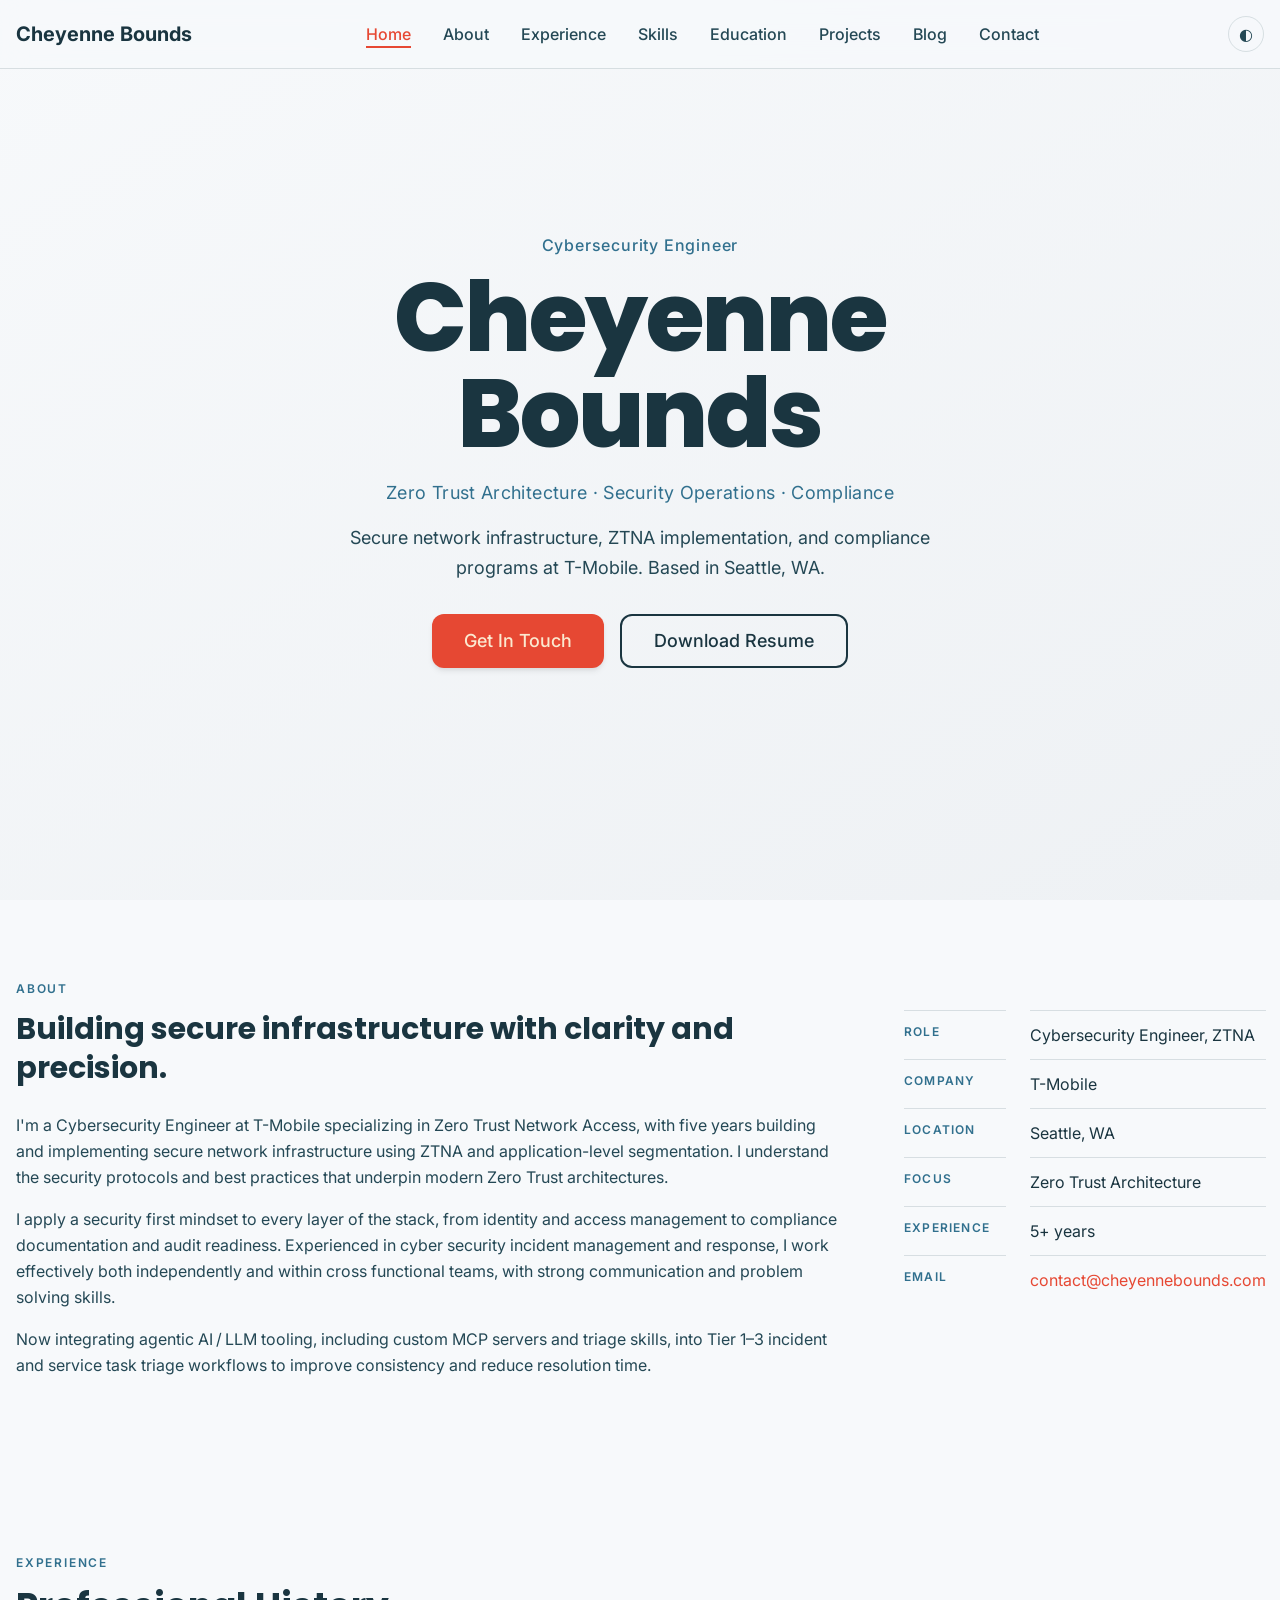
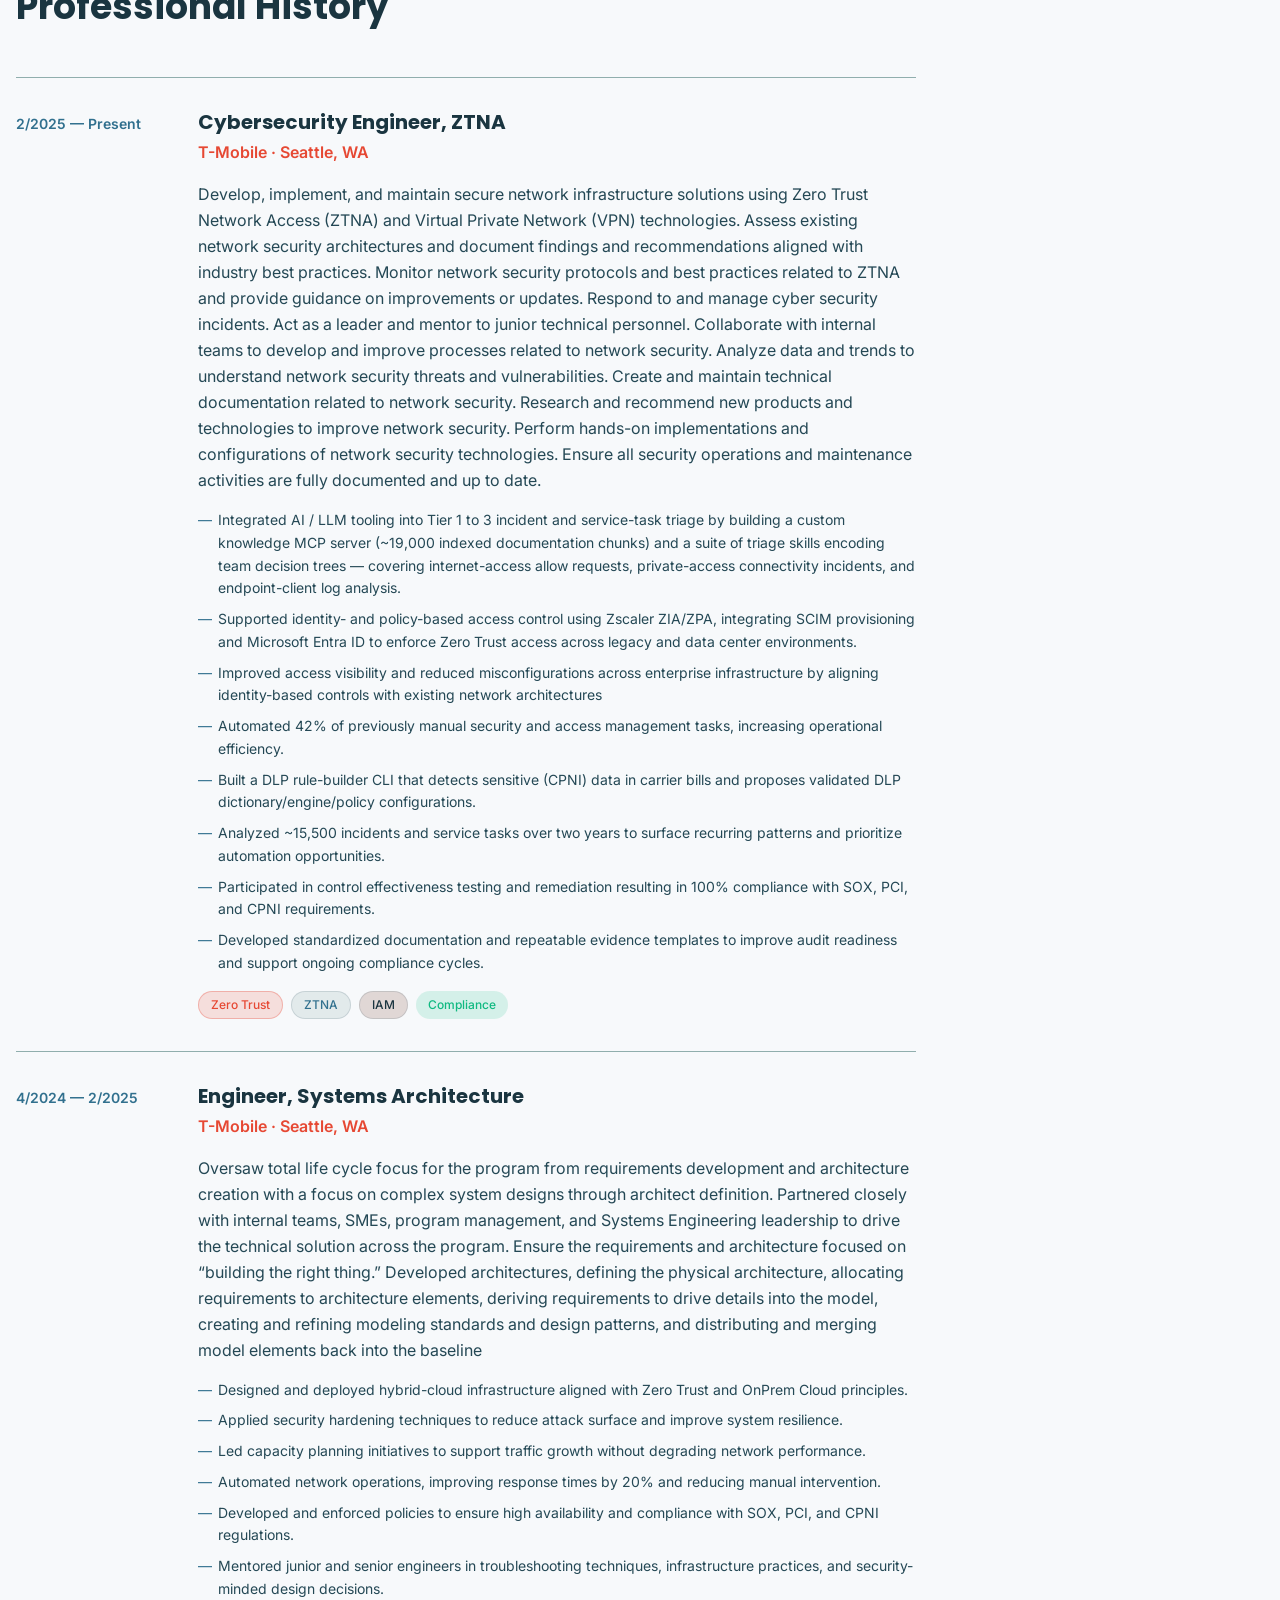
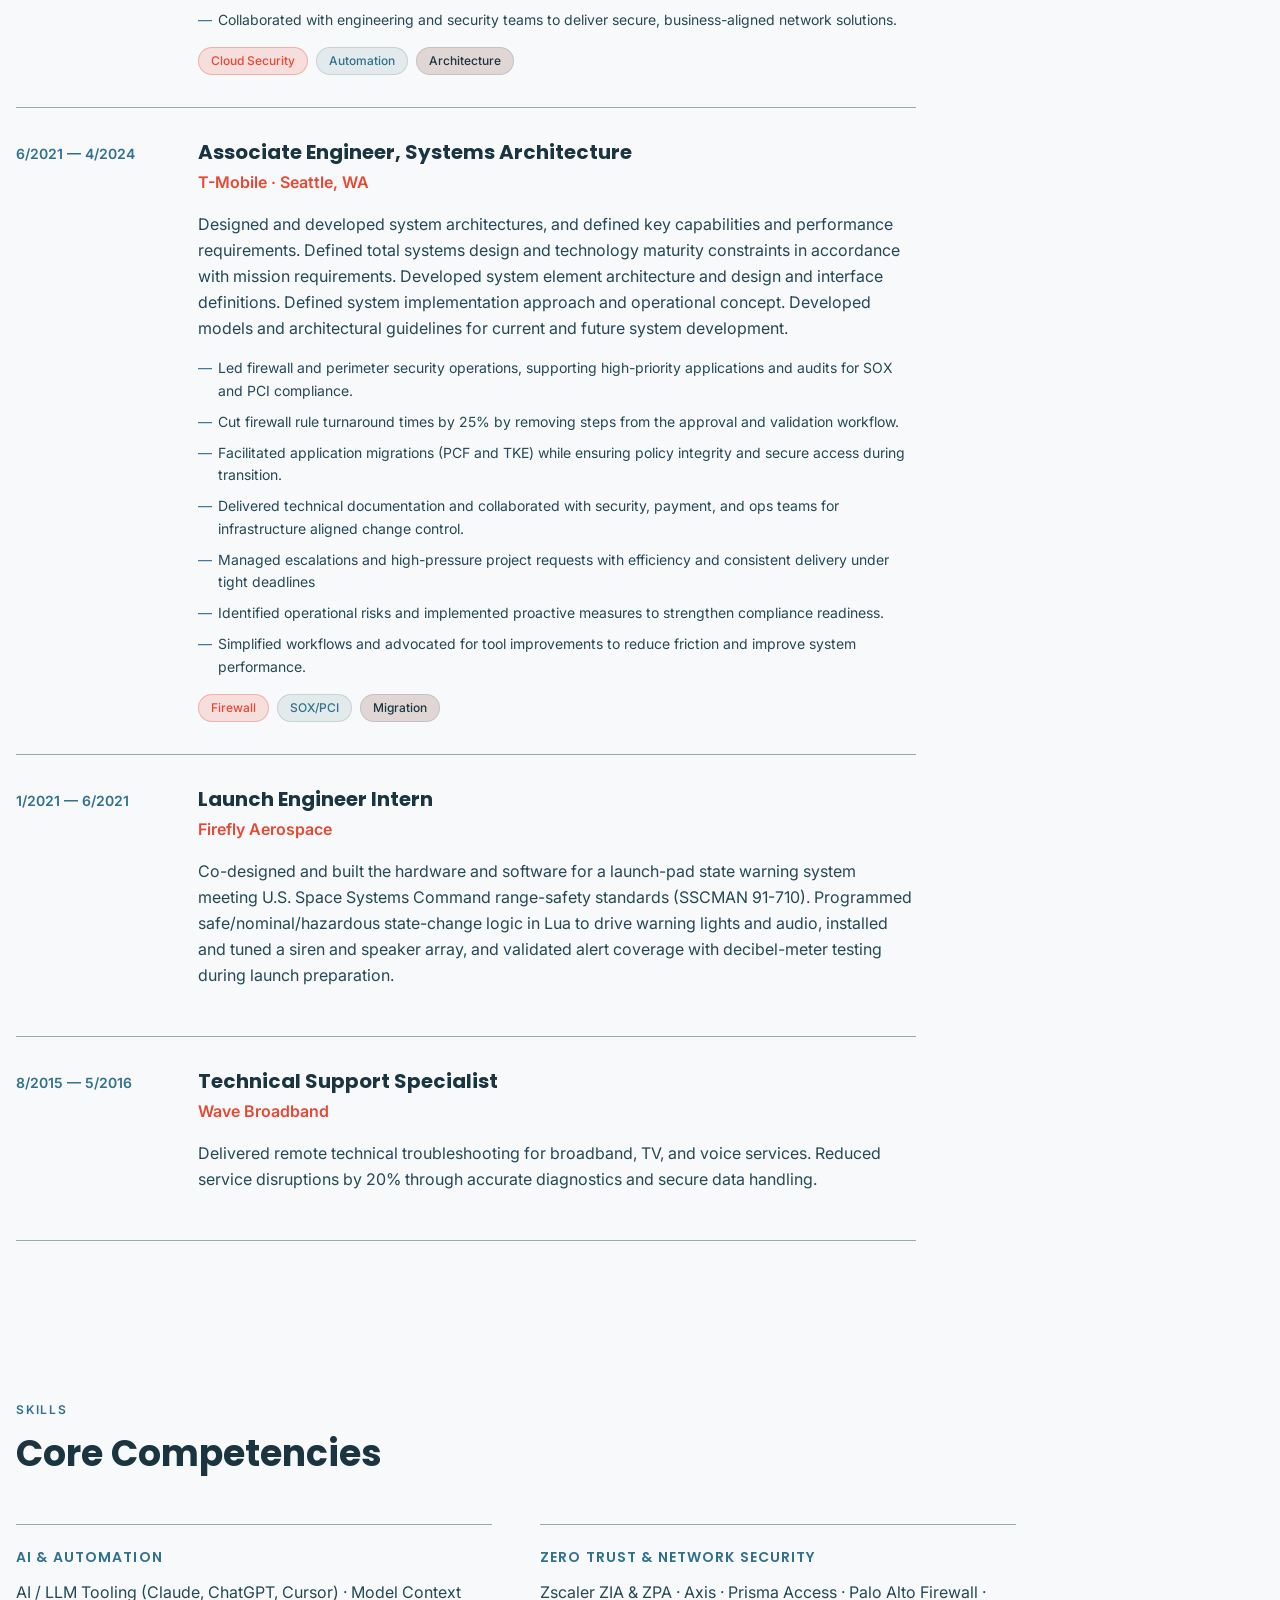
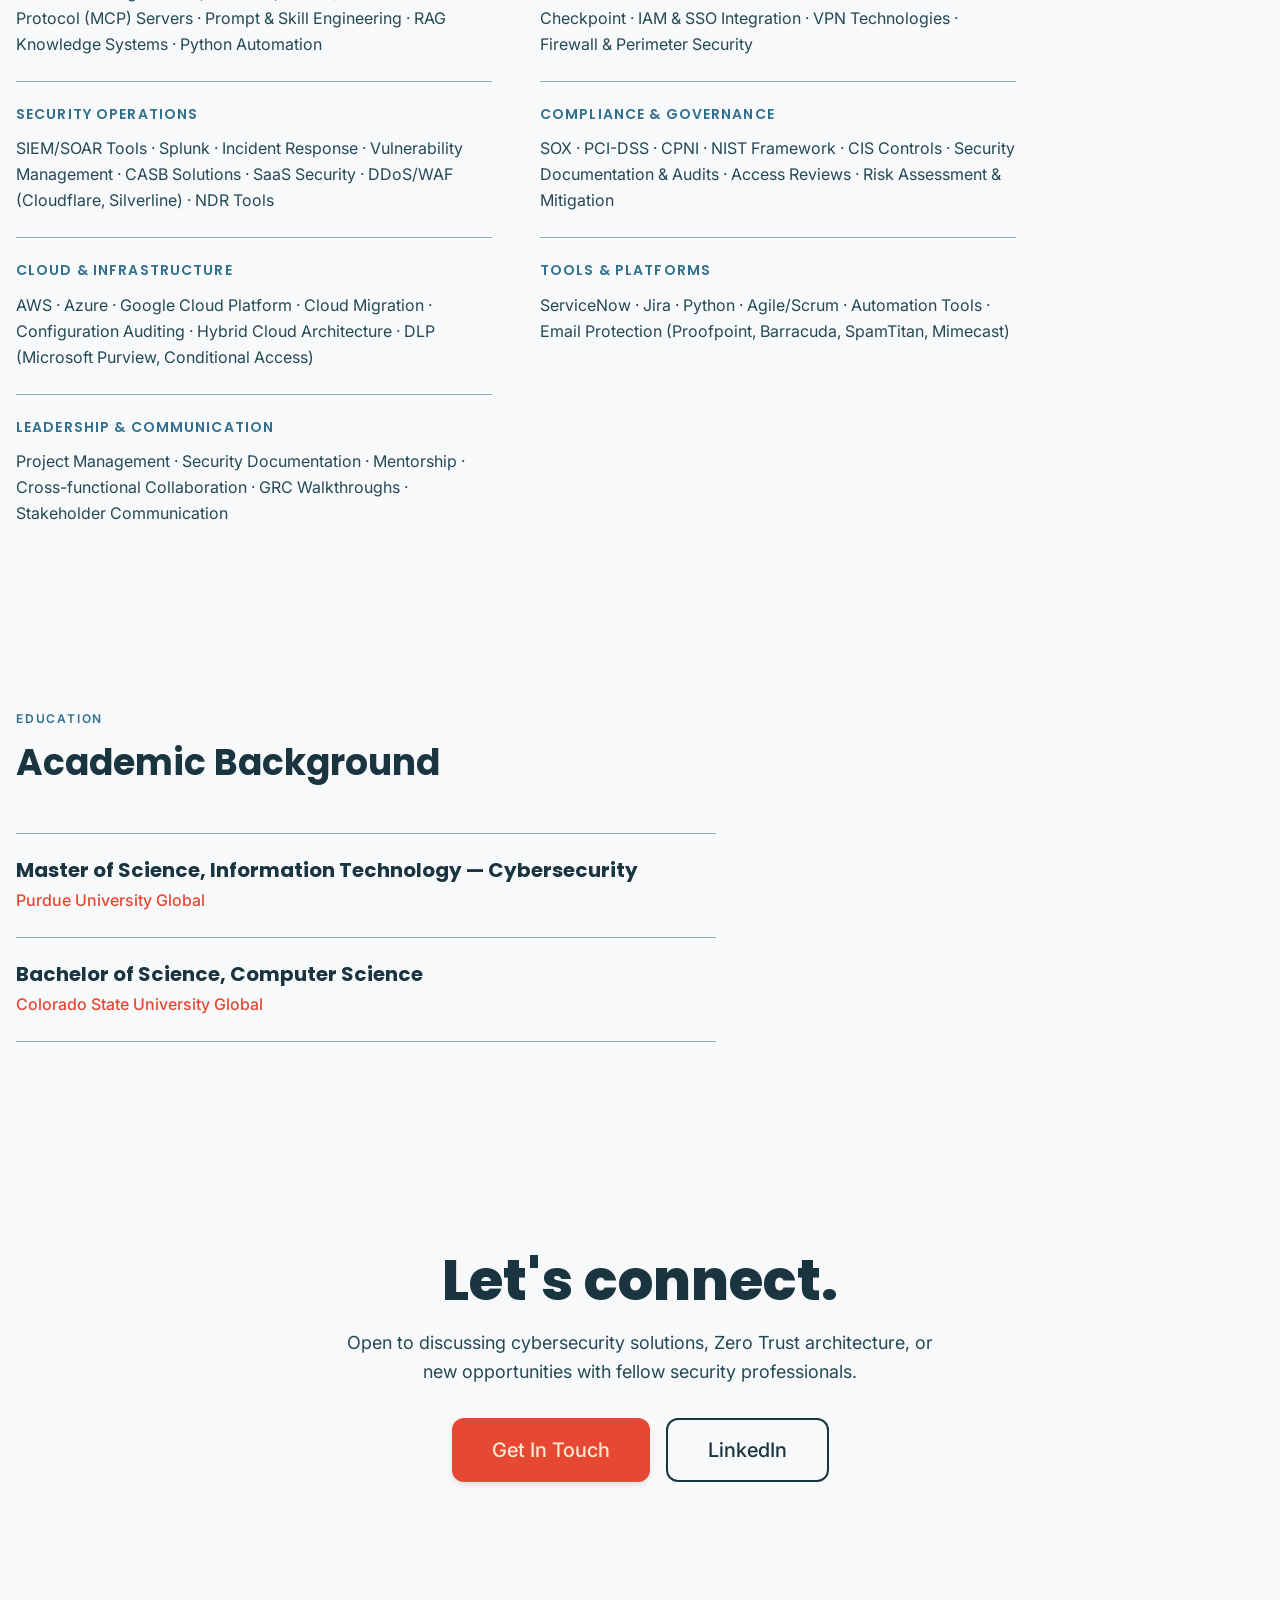
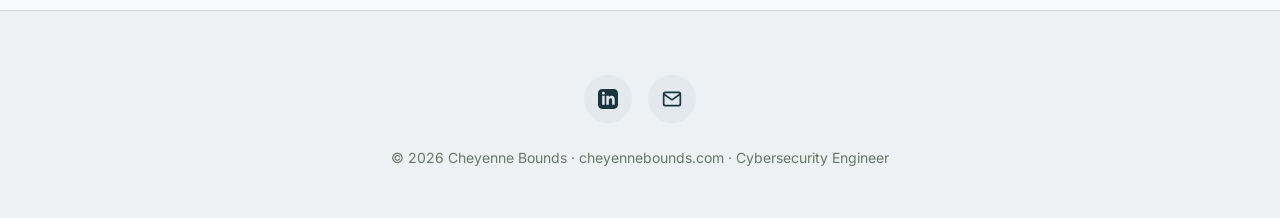
<file: index.html>
<!DOCTYPE html>
<html lang="en">
<head>
    <meta charset="UTF-8">
    <meta name="viewport" content="width=device-width, initial-scale=1.0">
    <meta name="description" content="Cheyenne Bounds — Cybersecurity Engineer specializing in Zero Trust Architecture, Security Operations, and Compliance at T-Mobile.">
    <title>Cheyenne Bounds — Cybersecurity Engineer</title>

    <link rel="preconnect" href="https://fonts.googleapis.com">
    <link rel="preconnect" href="https://fonts.gstatic.com" crossorigin>
    <link href="https://fonts.googleapis.com/css2?family=Inter:wght@300;400;500;600;700;800&family=Poppins:wght@600;700;800&display=swap" rel="stylesheet">

    <link rel="stylesheet" href="css/style.css">
</head>
<body>
    <!-- Navigation -->
    <nav class="navbar" id="navbar">
        <div class="container navbar-container">
            <a href="index.html" class="navbar-brand">Cheyenne Bounds</a>

            <button class="navbar-toggle" id="navbar-toggle" aria-label="Toggle menu">
                <span class="navbar-toggle-bar"></span>
                <span class="navbar-toggle-bar"></span>
                <span class="navbar-toggle-bar"></span>
            </button>

            <ul class="navbar-menu" id="navbar-menu">
                <li><a href="#home" class="navbar-link active">Home</a></li>
                <li><a href="#about" class="navbar-link">About</a></li>
                <li><a href="#experience" class="navbar-link">Experience</a></li>
                <li><a href="#skills" class="navbar-link">Skills</a></li>
                <li><a href="#education" class="navbar-link">Education</a></li>
                <li><a href="projects.html" class="navbar-link">Projects</a></li>
                <li><a href="blog.html" class="navbar-link">Blog</a></li>
                <li><a href="contact.html" class="navbar-link">Contact</a></li>
            </ul>

            <button class="theme-toggle" id="theme-toggle" aria-label="Toggle color theme" title="Switch theme">◐</button>
        </div>
    </nav>

    <!-- Hero Section -->
    <section id="home" class="hero">
        <div class="hero-background"></div>
        <div class="container hero-content">
            <div class="animate-fade-in">
                <p class="hero-eyebrow">Cybersecurity Engineer</p>
                <h1 class="hero-title">Cheyenne Bounds</h1>
                <p class="hero-subtitle">Zero Trust Architecture · Security Operations · Compliance</p>
                <p class="hero-description">
                    Secure network infrastructure, ZTNA implementation,
                    and compliance programs at T-Mobile. Based in Seattle, WA.
                </p>
                <div class="hero-cta">
                    <a href="contact.html" class="btn btn-primary btn-lg">Get In Touch</a>
                    <a href="assets/Cheyenne_Resume.pdf" class="btn btn-outline btn-lg" download>Download Resume</a>
                </div>
            </div>
        </div>
    </section>

    <!-- About Section -->
    <section id="about" class="section">
        <div class="container">
            <span class="section-label">About</span>
            <div class="about-grid">
                <div class="about-statement">
                    <h2>Building secure infrastructure with clarity and precision.</h2>
                    <p>
                        I'm a Cybersecurity Engineer at T-Mobile specializing in Zero Trust Network Access,
                        with five years building and implementing secure network infrastructure using ZTNA
                        and application-level segmentation. I understand the security protocols and best
                        practices that underpin modern Zero Trust architectures.
                    </p>
                    <p>
                        I apply a security first mindset to every layer of the stack, from identity and access management
                        to compliance documentation and audit readiness. Experienced in cyber security incident management
                        and response, I work effectively both independently and within cross functional teams,
                        with strong communication and problem solving skills.
                    </p>
                    <p>
                        Now integrating agentic AI&thinsp;/&thinsp;LLM tooling, including custom MCP servers and triage skills,
                        into Tier&nbsp;1&ndash;3 incident and service task triage workflows to improve consistency
                        and reduce resolution time.
                    </p>
                </div>
                <div class="about-facts">
                    <dl class="facts-list">
                        <dt>Role</dt>
                        <dd>Cybersecurity Engineer, ZTNA</dd>
                        <dt>Company</dt>
                        <dd>T-Mobile</dd>
                        <dt>Location</dt>
                        <dd>Seattle, WA</dd>
                        <dt>Focus</dt>
                        <dd>Zero Trust Architecture</dd>
                        <dt>Experience</dt>
                        <dd>5+ years</dd>
                        <dt>Email</dt>
                        <dd><a href="mailto:contact@cheyennebounds.com">contact@cheyennebounds.com</a></dd>
                    </dl>
                </div>
            </div>
        </div>
    </section>

    <!-- Experience Section -->
    <section id="experience" class="section">
        <div class="container">
            <span class="section-label">Experience</span>
            <h2 class="section-heading">Professional History</h2>

            <div class="exp-list" style="max-width: 900px;">

                <div class="exp-item animate-fade-in">
                    <div class="exp-year">2/2025 — Present</div>
                    <div class="exp-content">
                        <h3 class="exp-role">Cybersecurity Engineer, ZTNA</h3>
                        <p class="exp-company">T-Mobile · Seattle, WA</p>
                        <p class="exp-desc">
                            Develop, implement, and maintain secure network infrastructure solutions using Zero Trust Network Access (ZTNA) and Virtual Private Network (VPN) technologies. Assess existing network security architectures and document findings and recommendations aligned with industry best practices. Monitor network security protocols and best practices related to ZTNA and provide guidance on improvements or updates. Respond to and manage cyber security incidents. Act as a leader and mentor to junior technical personnel. Collaborate with internal teams to develop and improve processes related to network security. Analyze data and trends to understand network security threats and vulnerabilities. Create and maintain technical documentation related to network security. Research and recommend new products and technologies to improve network security. Perform hands-on implementations and configurations of network security technologies. Ensure all security operations and maintenance activities are fully documented and up to date.
                        </p>
                        <ul class="exp-bullets">
                            <li>Integrated AI / LLM tooling into Tier 1 to 3 incident and service-task triage by building a custom knowledge MCP server (~19,000 indexed documentation chunks) and a suite of triage skills encoding team decision trees — covering internet-access allow requests, private-access connectivity incidents, and endpoint-client log analysis.</li>
                            <li>Supported identity- and policy-based access control using Zscaler ZIA/ZPA, integrating SCIM provisioning and Microsoft Entra ID to enforce Zero Trust access across legacy and data center environments.</li>
                            <li>Improved access visibility and reduced misconfigurations across enterprise infrastructure by aligning identity-based controls with existing network architectures</li>
                            <li>Automated 42% of previously manual security and access management tasks, increasing operational efficiency.</li>
                            <li>Built a DLP rule-builder CLI that detects sensitive (CPNI) data in carrier bills and proposes validated DLP dictionary/engine/policy configurations.</li>
                            <li>Analyzed ~15,500 incidents and service tasks over two years to surface recurring patterns and prioritize automation opportunities.</li>
                            <li>Participated in control effectiveness testing and remediation resulting in 100% compliance with SOX, PCI, and CPNI requirements.</li>
                            <li>Developed standardized documentation and repeatable evidence templates to improve audit readiness and support ongoing compliance cycles.</li>
                        </ul>
                        <div class="flex gap-2" style="margin-top: var(--space-4);">
                            <span class="badge badge-primary">Zero Trust</span>
                            <span class="badge badge-accent">ZTNA</span>
                            <span class="badge badge-secondary">IAM</span>
                            <span class="badge badge-success">Compliance</span>
                        </div>
                    </div>
                </div>

                <div class="exp-item animate-fade-in">
                    <div class="exp-year">4/2024 — 2/2025</div>
                    <div class="exp-content">
                        <h3 class="exp-role">Engineer, Systems Architecture</h3>
                        <p class="exp-company">T-Mobile · Seattle, WA</p>
                        <p class="exp-desc">
                            Oversaw total life cycle focus for the program from requirements development and architecture creation with a focus on complex system designs through architect definition. Partnered closely with internal teams, SMEs, program management, and Systems Engineering leadership to drive the technical solution across the program. Ensure the requirements and architecture focused on “building the right thing.” Developed architectures, defining the physical architecture, allocating requirements to architecture elements, deriving requirements to drive details into the model, creating and refining modeling standards and design patterns, and distributing and merging model elements back into the baseline
                        </p>
                        <ul class="exp-bullets">
                            <li>Designed and deployed hybrid-cloud infrastructure aligned with Zero Trust and OnPrem Cloud principles.</li>
                            <li>Applied security hardening techniques to reduce attack surface and improve system resilience.</li>
                            <li>Led capacity planning initiatives to support traffic growth without degrading network performance.</li>
                            <li>Automated network operations, improving response times by 20% and reducing manual intervention.</li>
                            <li>Developed and enforced policies to ensure high availability and compliance with SOX, PCI, and CPNI regulations.</li>
                            <li>Mentored junior and senior engineers in troubleshooting techniques, infrastructure practices, and security-minded design decisions.</li>
                            <li>Collaborated with engineering and security teams to deliver secure, business-aligned network solutions.</li>
                        </ul>
                        <div class="flex gap-2" style="margin-top: var(--space-4);">
                            <span class="badge badge-primary">Cloud Security</span>
                            <span class="badge badge-accent">Automation</span>
                            <span class="badge badge-secondary">Architecture</span>
                        </div>
                    </div>
                </div>

                <div class="exp-item animate-fade-in">
                    <div class="exp-year">6/2021 — 4/2024</div>
                    <div class="exp-content">
                        <h3 class="exp-role">Associate Engineer, Systems Architecture</h3>
                        <p class="exp-company">T-Mobile · Seattle, WA</p>
                        <p class="exp-desc">
                            Designed and developed system architectures, and defined key capabilities and performance requirements. Defined total systems design and technology maturity constraints in accordance with mission requirements. Developed system element architecture and design and interface definitions. Defined system implementation approach and operational concept. Developed models and architectural guidelines for current and future system development.
                        </p>
                        <ul class="exp-bullets">
                            <li>Led firewall and perimeter security operations, supporting high-priority applications and audits for SOX and PCI compliance.</li>
                            <li>Cut firewall rule turnaround times by 25% by removing steps from the approval and validation workflow.</li>
                            <li>Facilitated application migrations (PCF and TKE) while ensuring policy integrity and secure access during transition.</li>
                            <li>Delivered technical documentation and collaborated with security, payment, and ops teams for infrastructure aligned change control.</li>
                            <li>Managed escalations and high-pressure project requests with efficiency and consistent delivery under tight deadlines</li>
                            <li>Identified operational risks and implemented proactive measures to strengthen compliance readiness.</li>
                            <li>Simplified workflows and advocated for tool improvements to reduce friction and improve system performance.</li>
                        </ul>
                        <div class="flex gap-2" style="margin-top: var(--space-4);">
                            <span class="badge badge-primary">Firewall</span>
                            <span class="badge badge-accent">SOX/PCI</span>
                            <span class="badge badge-secondary">Migration</span>
                        </div>
                    </div>
                </div>

                <div class="exp-item animate-fade-in">
                    <div class="exp-year">1/2021 — 6/2021</div>
                    <div class="exp-content">
                        <h3 class="exp-role">Launch Engineer Intern</h3>
                        <p class="exp-company">Firefly Aerospace</p>
                        <p class="exp-desc">
                            Co-designed and built the hardware and software for a launch-pad state warning system meeting
                            U.S. Space Systems Command range-safety standards (SSCMAN 91-710). Programmed safe/nominal/hazardous
                            state-change logic in Lua to drive warning lights and audio, installed and tuned a siren and
                            speaker array, and validated alert coverage with decibel-meter testing during launch preparation.
                        </p>
                    </div>
                </div>

                <div class="exp-item animate-fade-in">
                    <div class="exp-year">8/2015 — 5/2016</div>
                    <div class="exp-content">
                        <h3 class="exp-role">Technical Support Specialist</h3>
                        <p class="exp-company">Wave Broadband</p>
                        <p class="exp-desc">
                            Delivered remote technical troubleshooting for broadband, TV, and voice services.
                            Reduced service disruptions by 20% through accurate diagnostics and secure data handling.
                        </p>
                    </div>
                </div>

            </div>
        </div>
    </section>

    <!-- Skills Section -->
    <section id="skills" class="section">
        <div class="container">
            <span class="section-label">Skills</span>
            <h2 class="section-heading">Core Competencies</h2>

            <div class="skills-grid" style="max-width: 1000px;">
                <div class="skill-group">
                    <h4 class="skill-group-label">AI &amp; Automation</h4>
                    <p class="skill-group-items">AI / LLM Tooling (Claude, ChatGPT, Cursor) · Model Context Protocol (MCP) Servers · Prompt &amp; Skill Engineering · RAG Knowledge Systems · Python Automation</p>
                </div>
                <div class="skill-group">
                    <h4 class="skill-group-label">Zero Trust &amp; Network Security</h4>
                    <p class="skill-group-items">Zscaler ZIA &amp; ZPA · Axis · Prisma Access · Palo Alto Firewall · Checkpoint · IAM &amp; SSO Integration · VPN Technologies · Firewall &amp; Perimeter Security</p>
                </div>
                <div class="skill-group">
                    <h4 class="skill-group-label">Security Operations</h4>
                    <p class="skill-group-items">SIEM/SOAR Tools · Splunk · Incident Response · Vulnerability Management · CASB Solutions · SaaS Security · DDoS/WAF (Cloudflare, Silverline) · NDR Tools</p>
                </div>
                <div class="skill-group">
                    <h4 class="skill-group-label">Compliance &amp; Governance</h4>
                    <p class="skill-group-items">SOX · PCI-DSS · CPNI · NIST Framework · CIS Controls · Security Documentation &amp; Audits · Access Reviews · Risk Assessment &amp; Mitigation</p>
                </div>
                <div class="skill-group">
                    <h4 class="skill-group-label">Cloud &amp; Infrastructure</h4>
                    <p class="skill-group-items">AWS · Azure · Google Cloud Platform · Cloud Migration · Configuration Auditing · Hybrid Cloud Architecture · DLP (Microsoft Purview, Conditional Access)</p>
                </div>
                <div class="skill-group">
                    <h4 class="skill-group-label">Tools &amp; Platforms</h4>
                    <p class="skill-group-items">ServiceNow · Jira · Python · Agile/Scrum · Automation Tools · Email Protection (Proofpoint, Barracuda, SpamTitan, Mimecast)</p>
                </div>
                <div class="skill-group">
                    <h4 class="skill-group-label">Leadership &amp; Communication</h4>
                    <p class="skill-group-items">Project Management · Security Documentation · Mentorship · Cross-functional Collaboration · GRC Walkthroughs · Stakeholder Communication</p>
                </div>
            </div>
        </div>
    </section>

    <!-- Education Section -->
    <section id="education" class="section">
        <div class="container">
            <span class="section-label">Education</span>
            <h2 class="section-heading">Academic Background</h2>

            <div class="edu-list">
                <div class="edu-item">
                    <h3 class="edu-degree">Master of Science, Information Technology — Cybersecurity</h3>
                    <p class="edu-school">Purdue University Global</p>
                </div>
                <div class="edu-item">
                    <h3 class="edu-degree">Bachelor of Science, Computer Science</h3>
                    <p class="edu-school">Colorado State University Global</p>
                </div>
            </div>
        </div>
    </section>

    <!-- CTA Section -->
    <section class="section">
        <div class="container">
            <div class="cta-inner">
                <h2 class="cta-heading">Let's connect.</h2>
                <p class="cta-sub">
                    Open to discussing cybersecurity solutions, Zero Trust architecture,
                    or new opportunities with fellow security professionals.
                </p>
                <div class="flex gap-4 justify-center flex-wrap">
                    <a href="contact.html" class="btn btn-primary btn-xl">Get In Touch</a>
                    <a href="https://www.linkedin.com/in/cheyenne-bounds/" class="btn btn-outline btn-xl" target="_blank" rel="noopener noreferrer">LinkedIn</a>
                </div>
            </div>
        </div>
    </section>

    <!-- Footer -->
    <footer class="footer">
        <div class="container footer-content">
            <div class="footer-social">
                <a href="https://www.linkedin.com/in/cheyenne-bounds/" class="footer-social-link" target="_blank" rel="noopener noreferrer" aria-label="LinkedIn">
                    <svg width="20" height="20" viewBox="0 0 24 24" fill="currentColor">
                        <path d="M19 0h-14c-2.761 0-5 2.239-5 5v14c0 2.761 2.239 5 5 5h14c2.762 0 5-2.239 5-5v-14c0-2.761-2.238-5-5-5zm-11 19h-3v-11h3v11zm-1.5-12.268c-.966 0-1.75-.79-1.75-1.764s.784-1.764 1.75-1.764 1.75.79 1.75 1.764-.783 1.764-1.75 1.764zm13.5 12.268h-3v-5.604c0-3.368-4-3.113-4 0v5.604h-3v-11h3v1.765c1.396-2.586 7-2.777 7 2.476v6.759z"/>
                    </svg>
                </a>
                <a href="mailto:contact@cheyennebounds.com" class="footer-social-link" aria-label="Email">
                    <svg width="20" height="20" viewBox="0 0 24 24" fill="none" stroke="currentColor" stroke-width="2">
                        <path d="M4 4h16c1.1 0 2 .9 2 2v12c0 1.1-.9 2-2 2H4c-1.1 0-2-.9-2-2V6c0-1.1.9-2 2-2z"/>
                        <polyline points="22,6 12,13 2,6"/>
                    </svg>
                </a>
            </div>
            <p class="footer-text">
                &copy; 2026 Cheyenne Bounds · cheyennebounds.com · Cybersecurity Engineer
            </p>
        </div>
    </footer>

    <script src="js/main.js"></script>
</body>
</html>
</file>
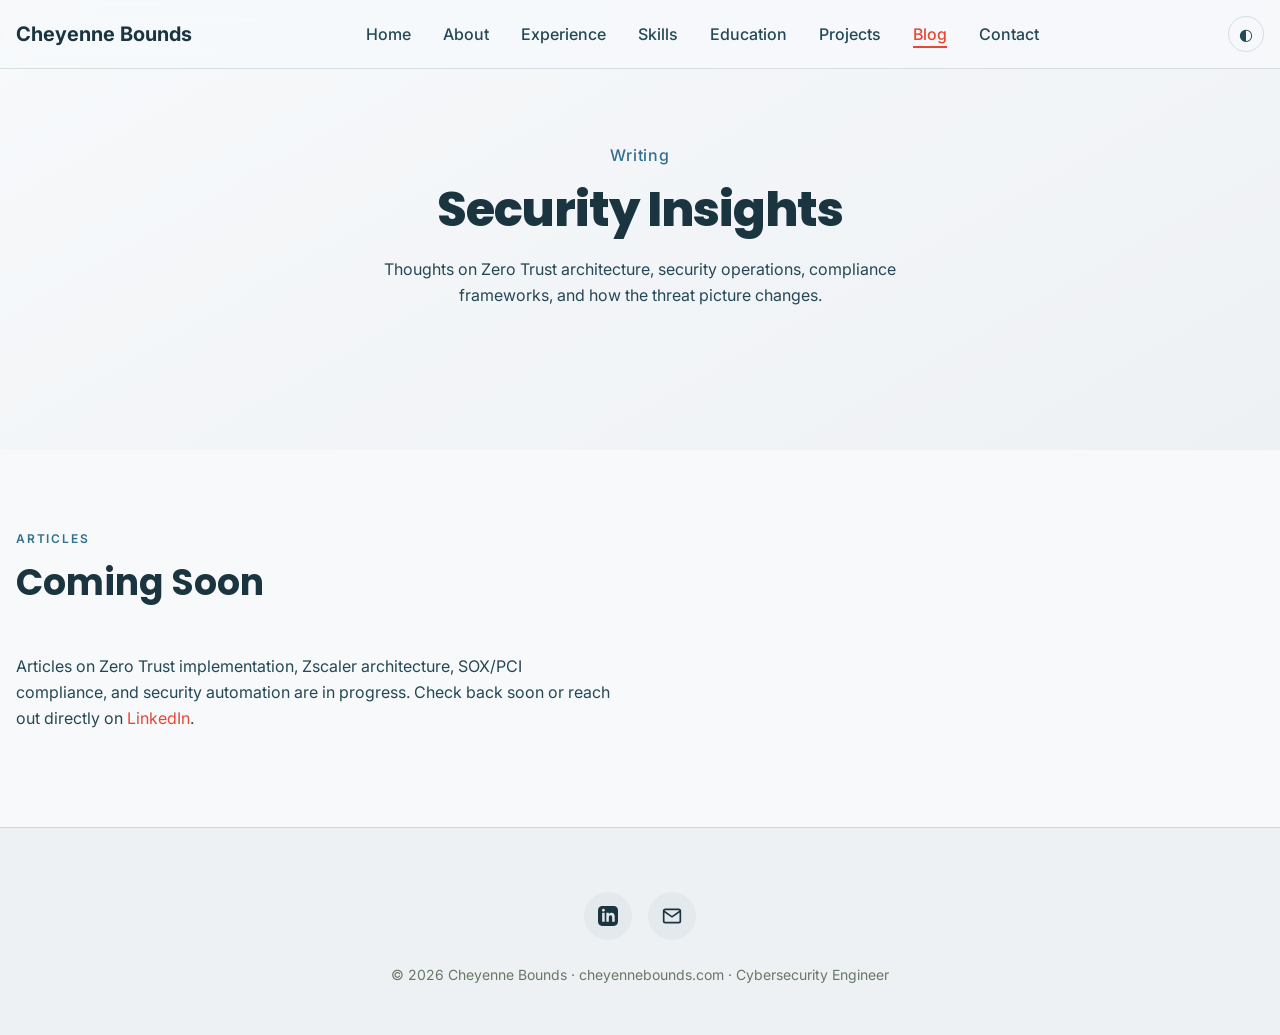
<file: blog.html>
<!DOCTYPE html>
<html lang="en">
<head>
    <meta charset="UTF-8">
    <meta name="viewport" content="width=device-width, initial-scale=1.0">
    <meta name="description" content="Cybersecurity insights and articles by Cheyenne Bounds — Zero Trust Architecture, Security Operations, and Compliance.">
    <title>Blog - Cheyenne Bounds</title>

    <link rel="preconnect" href="https://fonts.googleapis.com">
    <link rel="preconnect" href="https://fonts.gstatic.com" crossorigin>
    <link href="https://fonts.googleapis.com/css2?family=Inter:wght@300;400;500;600;700;800&family=Poppins:wght@600;700;800&display=swap" rel="stylesheet">

    <link rel="stylesheet" href="css/style.css">
    <link rel="stylesheet" href="css/blog.css">
</head>
<body>
    <!-- Navigation -->
    <nav class="navbar" id="navbar">
        <div class="container navbar-container">
            <a href="index.html" class="navbar-brand">Cheyenne Bounds</a>

            <button class="navbar-toggle" id="navbar-toggle" aria-label="Toggle menu">
                <span class="navbar-toggle-bar"></span>
                <span class="navbar-toggle-bar"></span>
                <span class="navbar-toggle-bar"></span>
            </button>

            <ul class="navbar-menu" id="navbar-menu">
                <li><a href="index.html#home" class="navbar-link">Home</a></li>
                <li><a href="index.html#about" class="navbar-link">About</a></li>
                <li><a href="index.html#experience" class="navbar-link">Experience</a></li>
                <li><a href="index.html#skills" class="navbar-link">Skills</a></li>
                <li><a href="index.html#education" class="navbar-link">Education</a></li>
                <li><a href="projects.html" class="navbar-link">Projects</a></li>
                <li><a href="blog.html" class="navbar-link active">Blog</a></li>
                <li><a href="contact.html" class="navbar-link">Contact</a></li>
            </ul>

            <button type="button" class="theme-toggle" id="theme-toggle" aria-label="Toggle color theme" title="Switch theme">◐</button>
        </div>
    </nav>

    <!-- Page Header -->
    <section class="hero" style="min-height: 50vh; padding: var(--space-20) 0;">
        <div class="hero-background"></div>
        <div class="container text-center">
            <p class="hero-eyebrow">Writing</p>
            <h1 style="font-size: var(--text-5xl); margin-bottom: var(--space-4);">Security Insights</h1>
            <p style="color: var(--color-text-secondary); max-width: 600px; margin: 0 auto;">
                Thoughts on Zero Trust architecture, security operations, compliance frameworks, and how the threat picture changes.
            </p>
        </div>
    </section>

    <!-- Blog Section -->
    <section class="section">
        <div class="container">
            <span class="section-label">Articles</span>
            <h2 class="section-heading">Coming Soon</h2>
            <p style="color: var(--color-text-secondary); max-width: 600px;">
                Articles on Zero Trust implementation, Zscaler architecture, SOX/PCI compliance, and security automation are in progress.
                Check back soon or reach out directly on <a href="https://www.linkedin.com/in/cheyenne-bounds/" target="_blank" rel="noopener noreferrer">LinkedIn</a>.
            </p>
        </div>
    </section>

    <!-- Footer -->
    <footer class="footer">
        <div class="container footer-content">
            <div class="footer-social">
                <a href="https://www.linkedin.com/in/cheyenne-bounds/" class="footer-social-link" target="_blank" rel="noopener noreferrer" aria-label="LinkedIn">
                    <svg width="20" height="20" viewBox="0 0 24 24" fill="currentColor">
                        <path d="M19 0h-14c-2.761 0-5 2.239-5 5v14c0 2.761 2.239 5 5 5h14c2.762 0 5-2.239 5-5v-14c0-2.761-2.238-5-5-5zm-11 19h-3v-11h3v11zm-1.5-12.268c-.966 0-1.75-.79-1.75-1.764s.784-1.764 1.75-1.764 1.75.79 1.75 1.764-.783 1.764-1.75 1.764zm13.5 12.268h-3v-5.604c0-3.368-4-3.113-4 0v5.604h-3v-11h3v1.765c1.396-2.586 7-2.777 7 2.476v6.759z"/>
                    </svg>
                </a>
                <a href="mailto:contact@cheyennebounds.com" class="footer-social-link" aria-label="Email">
                    <svg width="20" height="20" viewBox="0 0 24 24" fill="none" stroke="currentColor" stroke-width="2">
                        <path d="M4 4h16c1.1 0 2 .9 2 2v12c0 1.1-.9 2-2 2H4c-1.1 0-2-.9-2-2V6c0-1.1.9-2 2-2z"/>
                        <polyline points="22,6 12,13 2,6"/>
                    </svg>
                </a>
            </div>
            <p class="footer-text">
                &copy; 2026 Cheyenne Bounds · cheyennebounds.com · Cybersecurity Engineer
            </p>
        </div>
    </footer>

    <script src="js/main.js"></script>
</body>
</html>
</file>
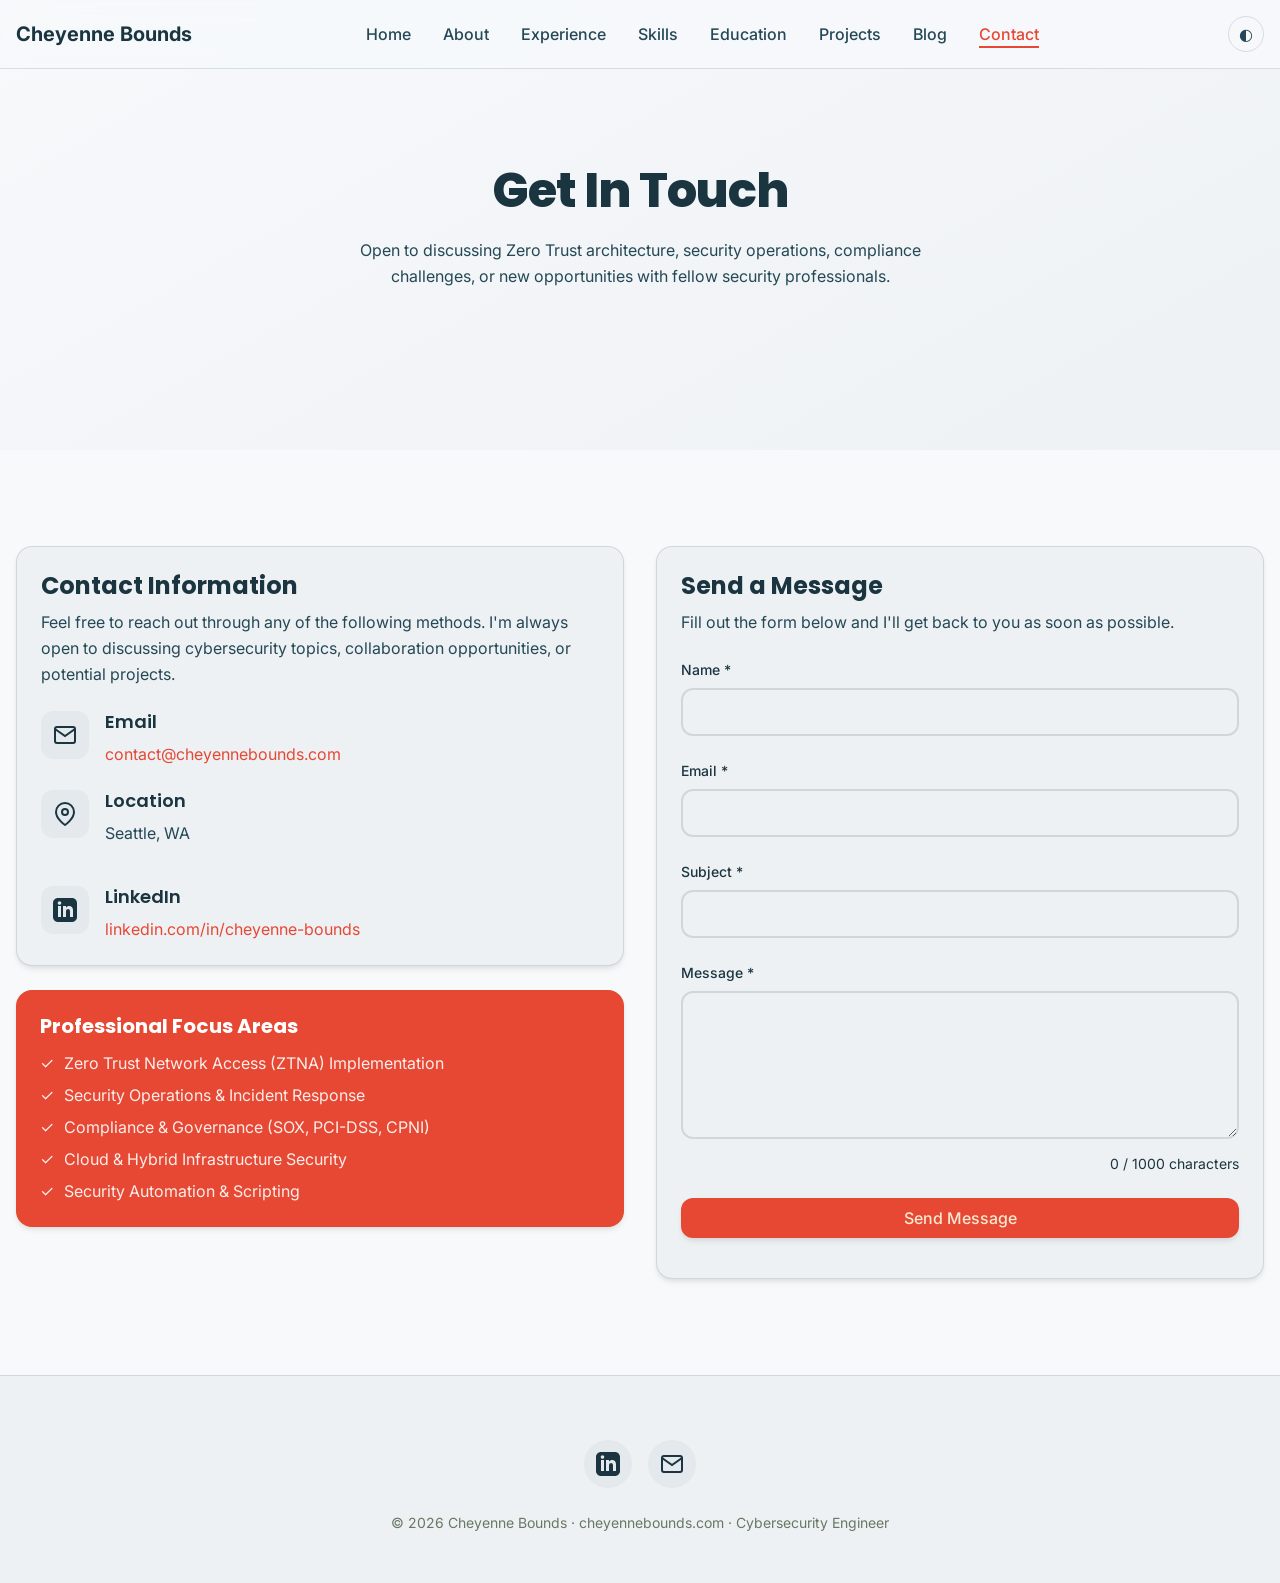
<file: contact.html>
<!DOCTYPE html>
<html lang="en">
<head>
    <meta charset="UTF-8">
    <meta name="viewport" content="width=device-width, initial-scale=1.0">
    <meta name="description" content="Contact Cheyenne Bounds - Cybersecurity Engineer">
    <title>Contact - Cheyenne Bounds</title>
    
    <!-- Google Fonts -->
    <link rel="preconnect" href="https://fonts.googleapis.com">
    <link rel="preconnect" href="https://fonts.gstatic.com" crossorigin>
    <link href="https://fonts.googleapis.com/css2?family=Inter:wght@300;400;500;600;700;800&family=Poppins:wght@600;700;800&display=swap" rel="stylesheet">
    
    <!-- Stylesheets -->
    <link rel="stylesheet" href="css/style.css">
</head>
<body>
    <!-- Navigation -->
    <nav class="navbar" id="navbar">
        <div class="container navbar-container">
            <a href="index.html" class="navbar-brand">Cheyenne Bounds</a>
            
            <button class="navbar-toggle" id="navbar-toggle" aria-label="Toggle menu">
                <span class="navbar-toggle-bar"></span>
                <span class="navbar-toggle-bar"></span>
                <span class="navbar-toggle-bar"></span>
            </button>
            
            <ul class="navbar-menu" id="navbar-menu">
                <li><a href="index.html#home" class="navbar-link">Home</a></li>
                <li><a href="index.html#about" class="navbar-link">About</a></li>
                <li><a href="index.html#experience" class="navbar-link">Experience</a></li>
                <li><a href="index.html#skills" class="navbar-link">Skills</a></li>
                <li><a href="index.html#education" class="navbar-link">Education</a></li>
                <li><a href="projects.html" class="navbar-link">Projects</a></li>
                <li><a href="blog.html" class="navbar-link">Blog</a></li>
                <li><a href="contact.html" class="navbar-link active">Contact</a></li>
            </ul>
            <button type="button" class="theme-toggle" id="theme-toggle" aria-label="Toggle color theme" title="Switch theme">◐</button>
        </div>
    </nav>

    <!-- Contact Header -->
    <section class="hero" style="min-height: 50vh; padding: var(--space-20) 0;">
        <div class="hero-background"></div>
        <div class="container text-center">
            <h1 style="font-size: var(--text-5xl); margin-bottom: var(--space-4);">Get In Touch</h1>
            <p class="text-xl" style="color: var(--color-text-secondary); max-width: 600px; margin: 0 auto;">
                Open to discussing Zero Trust architecture, security operations, compliance challenges, or new opportunities with fellow security professionals.
            </p>
        </div>
    </section>

    <!-- Contact Section -->
    <section class="section section-lg">
        <div class="container">
            <div class="grid grid-cols-2 gap-8" style="align-items: start;">
                <!-- Contact Information -->
                <div>
                    <div class="card card-gradient" style="margin-bottom: var(--space-6);">
                        <h2 class="card-title">Contact Information</h2>
                        <p class="card-description" style="margin-bottom: var(--space-6);">
                            Feel free to reach out through any of the following methods. I'm always open to 
                            discussing cybersecurity topics, collaboration opportunities, or potential projects.
                        </p>
                        
                        <div style="display: flex; flex-direction: column; gap: var(--space-6);">
                            <div style="display: flex; gap: var(--space-4); align-items: start;">
                                <div style="width: 48px; height: 48px; display: flex; align-items: center; justify-content: center; background-color: var(--color-surface-light); border-radius: var(--radius-lg); flex-shrink: 0;">
                                    <svg width="24" height="24" viewBox="0 0 24 24" fill="none" stroke="currentColor" stroke-width="2">
                                        <path d="M4 4h16c1.1 0 2 .9 2 2v12c0 1.1-.9 2-2 2H4c-1.1 0-2-.9-2-2V6c0-1.1.9-2 2-2z"/>
                                        <polyline points="22,6 12,13 2,6"/>
                                    </svg>
                                </div>
                                <div>
                                    <h3 style="font-size: var(--text-lg); font-weight: var(--font-semibold); margin-bottom: var(--space-2);">Email</h3>
                                    <a href="mailto:contact@cheyennebounds.com" style="color: var(--color-primary); font-size: var(--text-base);">
                                        contact@cheyennebounds.com
                                    </a>
                                </div>
                            </div>

                            <div style="display: flex; gap: var(--space-4); align-items: start;">
                                <div style="width: 48px; height: 48px; display: flex; align-items: center; justify-content: center; background-color: var(--color-surface-light); border-radius: var(--radius-lg); flex-shrink: 0;">
                                    <svg width="24" height="24" viewBox="0 0 24 24" fill="none" stroke="currentColor" stroke-width="2">
                                        <path d="M21 10c0 7-9 13-9 13s-9-6-9-13a9 9 0 0 1 18 0z"/>
                                        <circle cx="12" cy="10" r="3"/>
                                    </svg>
                                </div>
                                <div>
                                    <h3 style="font-size: var(--text-lg); font-weight: var(--font-semibold); margin-bottom: var(--space-2);">Location</h3>
                                    <p style="color: var(--color-text-secondary); font-size: var(--text-base);">Seattle, WA</p>
                                </div>
                            </div>

                            <div style="display: flex; gap: var(--space-4); align-items: start;">
                                <div style="width: 48px; height: 48px; display: flex; align-items: center; justify-content: center; background-color: var(--color-surface-light); border-radius: var(--radius-lg); flex-shrink: 0;">
                                    <svg width="24" height="24" viewBox="0 0 24 24" fill="currentColor">
                                        <path d="M19 0h-14c-2.761 0-5 2.239-5 5v14c0 2.761 2.239 5 5 5h14c2.762 0 5-2.239 5-5v-14c0-2.761-2.238-5-5-5zm-11 19h-3v-11h3v11zm-1.5-12.268c-.966 0-1.75-.79-1.75-1.764s.784-1.764 1.75-1.764 1.75.79 1.75 1.764-.783 1.764-1.75 1.764zm13.5 12.268h-3v-5.604c0-3.368-4-3.113-4 0v5.604h-3v-11h3v1.765c1.396-2.586 7-2.777 7 2.476v6.759z"/>
                                    </svg>
                                </div>
                                <div>
                                    <h3 style="font-size: var(--text-lg); font-weight: var(--font-semibold); margin-bottom: var(--space-2);">LinkedIn</h3>
                                    <a href="https://www.linkedin.com/in/cheyenne-bounds/" target="_blank" rel="noopener noreferrer" style="color: var(--color-primary); font-size: var(--text-base);">
                                        linkedin.com/in/cheyenne-bounds
                                    </a>
                                </div>
                            </div>
                        </div>
                    </div>

                    <div class="card" style="background: var(--color-primary); border: none;">
                        <h3 style="color: white; font-size: var(--text-xl); margin-bottom: var(--space-3);">Professional Focus Areas</h3>
                        <ul style="list-style: none; padding: 0; margin: 0;">
                            <li style="color: rgba(255, 255, 255, 0.9); margin-bottom: var(--space-2); padding-left: var(--space-6); position: relative;">
                                <span style="position: absolute; left: 0;">✓</span>
                                Zero Trust Network Access (ZTNA) Implementation
                            </li>
                            <li style="color: rgba(255, 255, 255, 0.9); margin-bottom: var(--space-2); padding-left: var(--space-6); position: relative;">
                                <span style="position: absolute; left: 0;">✓</span>
                                Security Operations & Incident Response
                            </li>
                            <li style="color: rgba(255, 255, 255, 0.9); margin-bottom: var(--space-2); padding-left: var(--space-6); position: relative;">
                                <span style="position: absolute; left: 0;">✓</span>
                                Compliance & Governance (SOX, PCI-DSS, CPNI)
                            </li>
                            <li style="color: rgba(255, 255, 255, 0.9); margin-bottom: var(--space-2); padding-left: var(--space-6); position: relative;">
                                <span style="position: absolute; left: 0;">✓</span>
                                Cloud & Hybrid Infrastructure Security
                            </li>
                            <li style="color: rgba(255, 255, 255, 0.9); padding-left: var(--space-6); position: relative;">
                                <span style="position: absolute; left: 0;">✓</span>
                                Security Automation & Scripting
                            </li>
                        </ul>
                    </div>
                </div>

                <!-- Contact Form -->
                <div class="card card-gradient">
                    <h2 class="card-title">Send a Message</h2>
                    <p class="card-description" style="margin-bottom: var(--space-6);">
                        Fill out the form below and I'll get back to you as soon as possible.
                    </p>
                    
                    <form id="contact-form" class="contact-form" novalidate>
                        <div class="form-group">
                            <label class="form-label" for="name">Name *</label>
                            <input type="text" id="name" name="name" class="form-input" required>
                            <span class="form-error"></span>
                        </div>

                        <div class="form-group">
                            <label class="form-label" for="email">Email *</label>
                            <input type="email" id="email" name="email" class="form-input" required>
                            <span class="form-error"></span>
                        </div>

                        <div class="form-group">
                            <label class="form-label" for="subject">Subject *</label>
                            <input type="text" id="subject" name="subject" class="form-input" required>
                            <span class="form-error"></span>
                        </div>

                        <div class="form-group">
                            <label class="form-label" for="message">Message *</label>
                            <textarea id="message" name="message" class="form-textarea" rows="6" required></textarea>
                            <span class="form-error"></span>
                        </div>

                        <button type="submit" class="btn btn-primary" style="width: 100%;">Send Message</button>
                        <div id="form-status" style="margin-top: var(--space-4); text-align: center;"></div>
                    </form>
                </div>
            </div>
        </div>
    </section>

    <!-- Footer -->
    <footer class="footer">
        <div class="container footer-content">
            <div class="footer-social">
                <a href="https://www.linkedin.com/in/cheyenne-bounds/" class="footer-social-link" target="_blank" rel="noopener noreferrer" aria-label="LinkedIn">
                    <svg width="24" height="24" viewBox="0 0 24 24" fill="currentColor">
                        <path d="M19 0h-14c-2.761 0-5 2.239-5 5v14c0 2.761 2.239 5 5 5h14c2.762 0 5-2.239 5-5v-14c0-2.761-2.238-5-5-5zm-11 19h-3v-11h3v11zm-1.5-12.268c-.966 0-1.75-.79-1.75-1.764s.784-1.764 1.75-1.764 1.75.79 1.75 1.764-.783 1.764-1.75 1.764zm13.5 12.268h-3v-5.604c0-3.368-4-3.113-4 0v5.604h-3v-11h3v1.765c1.396-2.586 7-2.777 7 2.476v6.759z"/>
                    </svg>
                </a>
                <a href="mailto:contact@cheyennebounds.com" class="footer-social-link" aria-label="Email">
                    <svg width="24" height="24" viewBox="0 0 24 24" fill="none" stroke="currentColor" stroke-width="2">
                        <path d="M4 4h16c1.1 0 2 .9 2 2v12c0 1.1-.9 2-2 2H4c-1.1 0-2-.9-2-2V6c0-1.1.9-2 2-2z"/>
                        <polyline points="22,6 12,13 2,6"/>
                    </svg>
                </a>
            </div>
            <p class="footer-text">
                &copy; 2026 Cheyenne Bounds · cheyennebounds.com · Cybersecurity Engineer
            </p>
        </div>
    </footer>

    <!-- JavaScript -->
    <script src="js/main.js"></script>
    <script src="js/contact.js"></script>
</body>
</html>
</file>
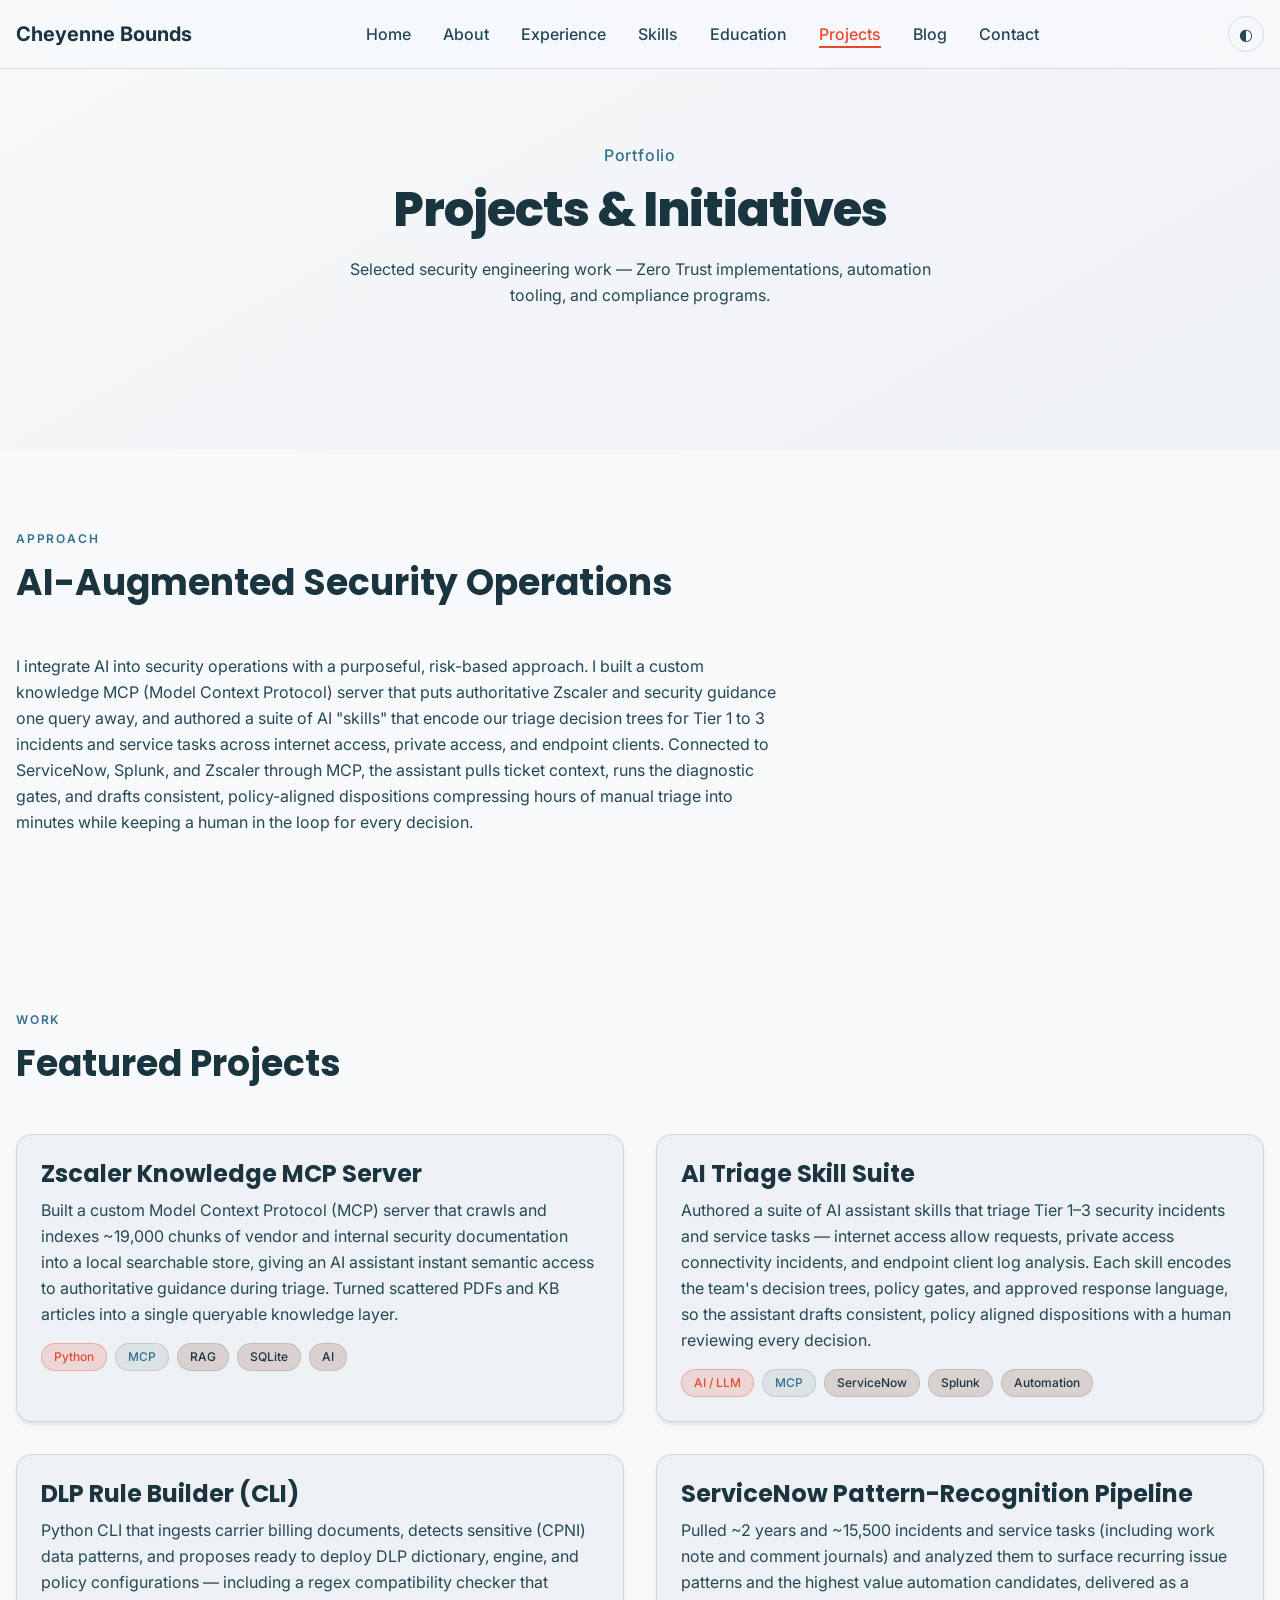
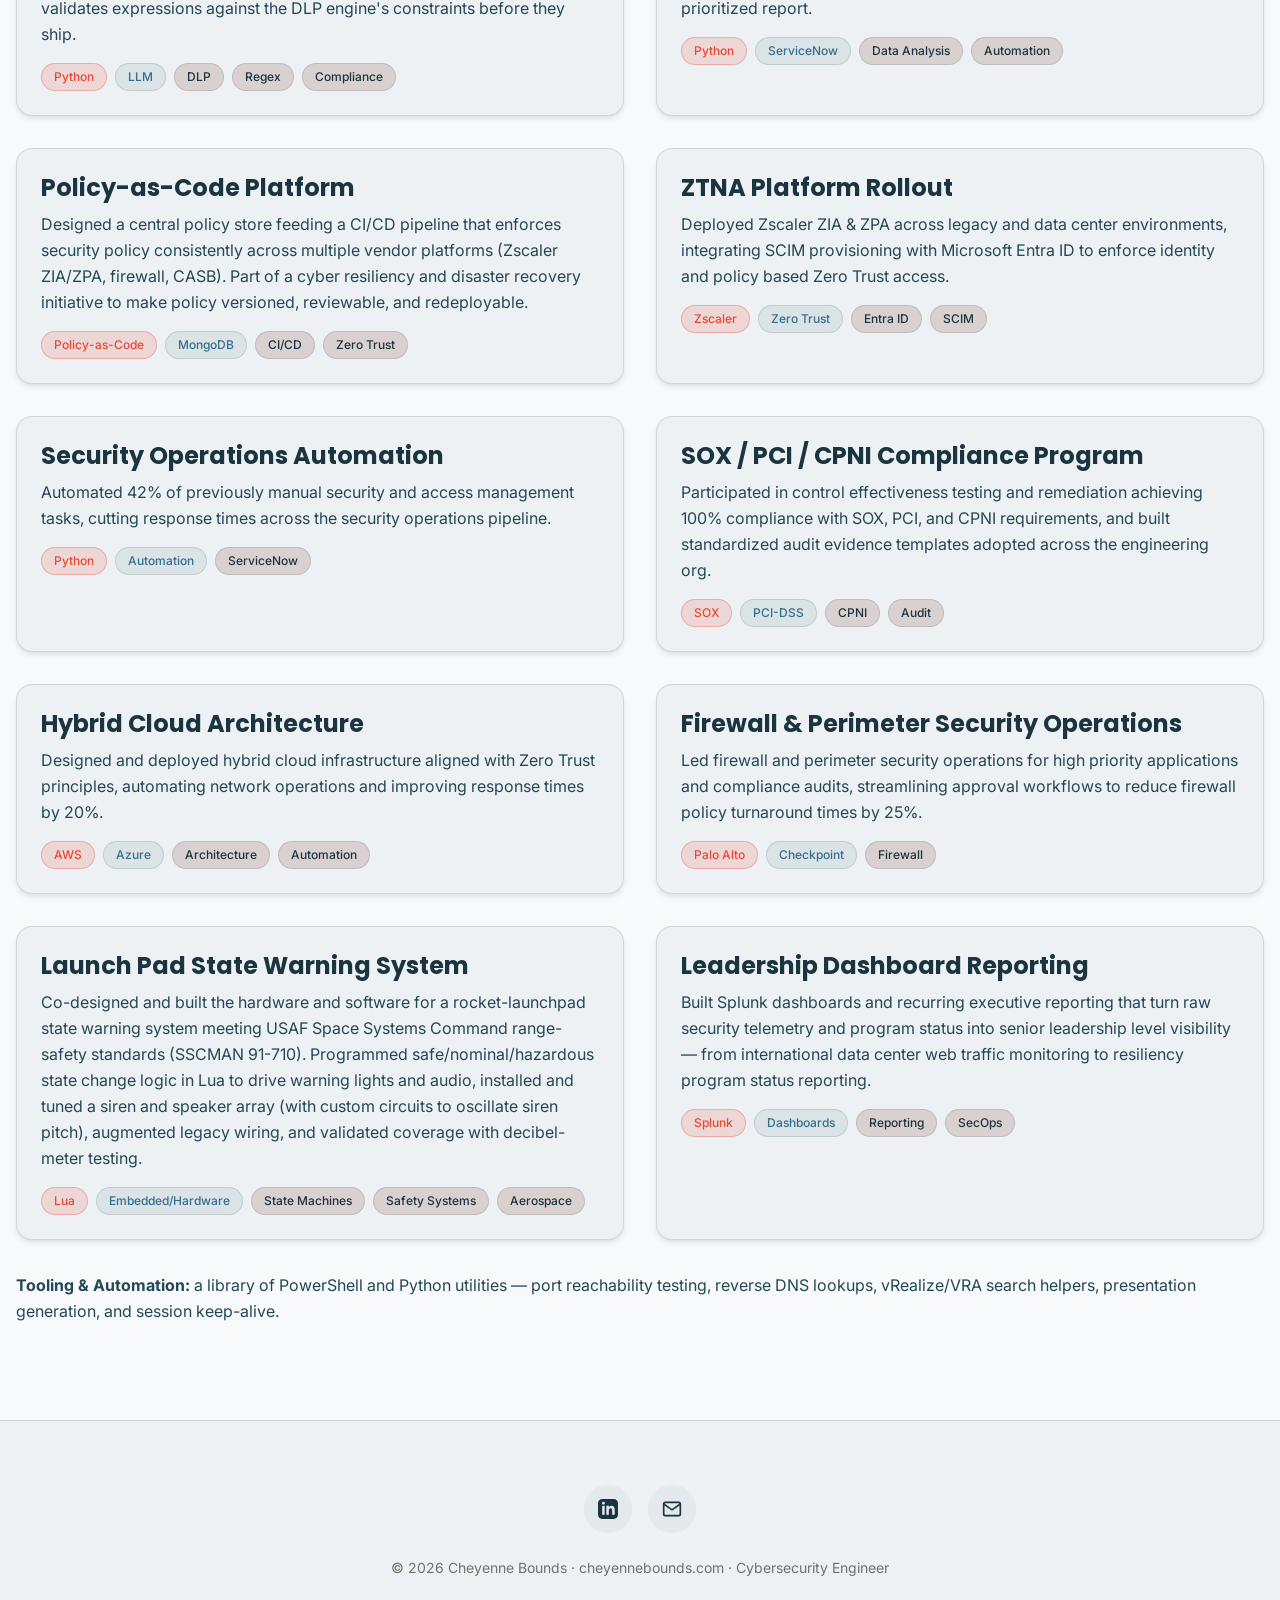
<file: projects.html>
<!DOCTYPE html>
<html lang="en">
<head>
    <meta charset="UTF-8">
    <meta name="viewport" content="width=device-width, initial-scale=1.0">
    <meta name="description" content="Projects and work by Cheyenne Bounds — Cybersecurity Engineer specializing in Zero Trust Architecture and Security Operations.">
    <title>Projects - Cheyenne Bounds</title>

    <link rel="preconnect" href="https://fonts.googleapis.com">
    <link rel="preconnect" href="https://fonts.gstatic.com" crossorigin>
    <link href="https://fonts.googleapis.com/css2?family=Inter:wght@300;400;500;600;700;800&family=Poppins:wght@600;700;800&display=swap" rel="stylesheet">

    <link rel="stylesheet" href="css/style.css">
    <link rel="stylesheet" href="css/projects.css">
</head>
<body>
    <!-- Navigation -->
    <nav class="navbar" id="navbar">
        <div class="container navbar-container">
            <a href="index.html" class="navbar-brand">Cheyenne Bounds</a>

            <button class="navbar-toggle" id="navbar-toggle" aria-label="Toggle menu">
                <span class="navbar-toggle-bar"></span>
                <span class="navbar-toggle-bar"></span>
                <span class="navbar-toggle-bar"></span>
            </button>

            <ul class="navbar-menu" id="navbar-menu">
                <li><a href="index.html#home" class="navbar-link">Home</a></li>
                <li><a href="index.html#about" class="navbar-link">About</a></li>
                <li><a href="index.html#experience" class="navbar-link">Experience</a></li>
                <li><a href="index.html#skills" class="navbar-link">Skills</a></li>
                <li><a href="index.html#education" class="navbar-link">Education</a></li>
                <li><a href="projects.html" class="navbar-link active">Projects</a></li>
                <li><a href="blog.html" class="navbar-link">Blog</a></li>
                <li><a href="contact.html" class="navbar-link">Contact</a></li>
            </ul>

            <button type="button" class="theme-toggle" id="theme-toggle" aria-label="Toggle color theme" title="Switch theme">◐</button>
        </div>
    </nav>

    <!-- Page Header -->
    <section class="hero" style="min-height: 50vh; padding: var(--space-20) 0;">
        <div class="hero-background"></div>
        <div class="container text-center">
            <p class="hero-eyebrow">Portfolio</p>
            <h1 style="font-size: var(--text-5xl); margin-bottom: var(--space-4);">Projects & Initiatives</h1>
            <p style="color: var(--color-text-secondary); max-width: 600px; margin: 0 auto;">
                Selected security engineering work — Zero Trust implementations, automation tooling, and compliance programs.
            </p>
        </div>
    </section>

    <!-- AI-Augmented Security Operations -->
    <section class="section">
        <div class="container">
            <span class="section-label">Approach</span>
            <h2 class="section-heading">AI-Augmented Security Operations</h2>
            <p style="color: var(--color-text-secondary); max-width: 760px;">
                I integrate AI into security operations with a purposeful, risk-based approach. I built a custom knowledge MCP (Model Context Protocol) server that puts authoritative Zscaler and security
                guidance one query away, and authored a suite of AI "skills" that encode our
                triage decision trees for Tier 1 to 3 incidents and service tasks across
                internet access, private access, and endpoint clients. Connected to ServiceNow,
                Splunk, and Zscaler through MCP, the assistant pulls ticket context, runs the
                diagnostic gates, and drafts consistent, policy-aligned dispositions 
                compressing hours of manual triage into minutes while keeping a human in the
                loop for every decision.
            </p>
        </div>
    </section>

    <!-- Projects Section -->
    <section class="section">
        <div class="container">
            <span class="section-label">Work</span>
            <h2 class="section-heading">Featured Projects</h2>

            <div class="grid grid-cols-2 gap-8">

                <div class="card card-gradient">
                    <h3 class="card-title">Zscaler Knowledge MCP Server</h3>
                    <p class="card-description">
                        Built a custom Model Context Protocol (MCP) server that crawls and indexes
                        ~19,000 chunks of vendor and internal security documentation into a local
                        searchable store, giving an AI assistant instant semantic access to
                        authoritative guidance during triage. Turned scattered PDFs and KB articles
                        into a single queryable knowledge layer.
                    </p>
                    <div class="flex gap-2 flex-wrap" style="margin-top: var(--space-4);">
                        <span class="badge badge-primary">Python</span>
                        <span class="badge badge-accent">MCP</span>
                        <span class="badge badge-secondary">RAG</span>
                        <span class="badge badge-secondary">SQLite</span>
                        <span class="badge badge-secondary">AI</span>
                    </div>
                </div>

                <div class="card card-gradient">
                    <h3 class="card-title">AI Triage Skill Suite</h3>
                    <p class="card-description">
                        Authored a suite of AI assistant skills that triage Tier 1&ndash;3 security incidents and service tasks
                        &mdash; internet access allow requests, private access connectivity incidents, and endpoint client log
                        analysis. Each skill encodes the team's decision trees, policy gates, and approved response language,
                        so the assistant drafts consistent, policy aligned dispositions with a human reviewing every decision.
                    </p>
                    <div class="flex gap-2 flex-wrap" style="margin-top: var(--space-4);">
                        <span class="badge badge-primary">AI / LLM</span>
                        <span class="badge badge-accent">MCP</span>
                        <span class="badge badge-secondary">ServiceNow</span>
                        <span class="badge badge-secondary">Splunk</span>
                        <span class="badge badge-secondary">Automation</span>
                    </div>
                </div>

                <div class="card card-gradient">
                    <h3 class="card-title">DLP Rule Builder (CLI)</h3>
                    <p class="card-description">
                        Python CLI that ingests carrier billing documents, detects sensitive (CPNI) data patterns, and proposes
                        ready to deploy DLP dictionary, engine, and policy configurations &mdash; including a regex compatibility
                        checker that validates expressions against the DLP engine's constraints before they ship.
                    </p>
                    <div class="flex gap-2 flex-wrap" style="margin-top: var(--space-4);">
                        <span class="badge badge-primary">Python</span>
                        <span class="badge badge-accent">LLM</span>
                        <span class="badge badge-secondary">DLP</span>
                        <span class="badge badge-secondary">Regex</span>
                        <span class="badge badge-secondary">Compliance</span>
                    </div>
                </div>

                <div class="card card-gradient">
                    <h3 class="card-title">ServiceNow Pattern-Recognition Pipeline</h3>
                    <p class="card-description">
                        Pulled ~2 years and ~15,500 incidents and service tasks (including work note and comment journals)
                        and analyzed them to surface recurring issue patterns and the highest value automation candidates,
                        delivered as a prioritized report.
                    </p>
                    <div class="flex gap-2 flex-wrap" style="margin-top: var(--space-4);">
                        <span class="badge badge-primary">Python</span>
                        <span class="badge badge-accent">ServiceNow</span>
                        <span class="badge badge-secondary">Data Analysis</span>
                        <span class="badge badge-secondary">Automation</span>
                    </div>
                </div>

                <div class="card card-gradient">
                    <h3 class="card-title">Policy-as-Code Platform</h3>
                    <p class="card-description">
                        Designed a central policy store feeding a CI/CD pipeline that enforces security policy consistently
                        across multiple vendor platforms (Zscaler ZIA/ZPA, firewall, CASB). Part of a cyber resiliency and
                        disaster recovery initiative to make policy versioned, reviewable, and redeployable.
                    </p>
                    <div class="flex gap-2 flex-wrap" style="margin-top: var(--space-4);">
                        <span class="badge badge-primary">Policy-as-Code</span>
                        <span class="badge badge-accent">MongoDB</span>
                        <span class="badge badge-secondary">CI/CD</span>
                        <span class="badge badge-secondary">Zero Trust</span>
                    </div>
                </div>

                <div class="card card-gradient">
                    <h3 class="card-title">ZTNA Platform Rollout</h3>
                    <p class="card-description">
                        Deployed Zscaler ZIA &amp; ZPA across legacy and data center environments, integrating SCIM provisioning
                        with Microsoft Entra ID to enforce identity and policy based Zero Trust access.
                    </p>
                    <div class="flex gap-2 flex-wrap" style="margin-top: var(--space-4);">
                        <span class="badge badge-primary">Zscaler</span>
                        <span class="badge badge-accent">Zero Trust</span>
                        <span class="badge badge-secondary">Entra ID</span>
                        <span class="badge badge-secondary">SCIM</span>
                    </div>
                </div>

                <div class="card card-gradient">
                    <h3 class="card-title">Security Operations Automation</h3>
                    <p class="card-description">
                        Automated 42% of previously manual security and access management tasks, cutting response times
                        across the security operations pipeline.
                    </p>
                    <div class="flex gap-2 flex-wrap" style="margin-top: var(--space-4);">
                        <span class="badge badge-primary">Python</span>
                        <span class="badge badge-accent">Automation</span>
                        <span class="badge badge-secondary">ServiceNow</span>
                    </div>
                </div>

                <div class="card card-gradient">
                    <h3 class="card-title">SOX / PCI / CPNI Compliance Program</h3>
                    <p class="card-description">
                        Participated in control effectiveness testing and remediation achieving 100% compliance with SOX, PCI,
                        and CPNI requirements, and built standardized audit evidence templates adopted across the engineering org.
                    </p>
                    <div class="flex gap-2 flex-wrap" style="margin-top: var(--space-4);">
                        <span class="badge badge-primary">SOX</span>
                        <span class="badge badge-accent">PCI-DSS</span>
                        <span class="badge badge-secondary">CPNI</span>
                        <span class="badge badge-secondary">Audit</span>
                    </div>
                </div>

                <div class="card card-gradient">
                    <h3 class="card-title">Hybrid Cloud Architecture</h3>
                    <p class="card-description">
                        Designed and deployed hybrid cloud infrastructure aligned with Zero Trust principles, automating
                        network operations and improving response times by 20%.
                    </p>
                    <div class="flex gap-2 flex-wrap" style="margin-top: var(--space-4);">
                        <span class="badge badge-primary">AWS</span>
                        <span class="badge badge-accent">Azure</span>
                        <span class="badge badge-secondary">Architecture</span>
                        <span class="badge badge-secondary">Automation</span>
                    </div>
                </div>

                <div class="card card-gradient">
                    <h3 class="card-title">Firewall &amp; Perimeter Security Operations</h3>
                    <p class="card-description">
                        Led firewall and perimeter security operations for high priority applications and compliance audits,
                        streamlining approval workflows to reduce firewall policy turnaround times by 25%.
                    </p>
                    <div class="flex gap-2 flex-wrap" style="margin-top: var(--space-4);">
                        <span class="badge badge-primary">Palo Alto</span>
                        <span class="badge badge-accent">Checkpoint</span>
                        <span class="badge badge-secondary">Firewall</span>
                    </div>
                </div>

                <div class="card card-gradient">
                    <h3 class="card-title">Launch Pad State Warning System</h3>
                    <p class="card-description">
                        Co-designed and built the hardware and software for a rocket-launchpad state warning system meeting
                        USAF Space Systems Command range-safety standards (SSCMAN 91-710). Programmed safe/nominal/hazardous
                        state change logic in Lua to drive warning lights and audio, installed and tuned a siren and speaker
                        array (with custom circuits to oscillate siren pitch), augmented legacy wiring, and validated coverage
                        with decibel-meter testing.
                    </p>
                    <div class="flex gap-2 flex-wrap" style="margin-top: var(--space-4);">
                        <span class="badge badge-primary">Lua</span>
                        <span class="badge badge-accent">Embedded/Hardware</span>
                        <span class="badge badge-secondary">State Machines</span>
                        <span class="badge badge-secondary">Safety Systems</span>
                        <span class="badge badge-secondary">Aerospace</span>
                    </div>
                </div>

                <div class="card card-gradient">
                    <h3 class="card-title">Leadership Dashboard Reporting</h3>
                    <p class="card-description">
                        Built Splunk dashboards and recurring executive reporting that turn raw security telemetry and program
                        status into senior leadership level visibility &mdash; from international data center web traffic
                        monitoring to resiliency program status reporting.
                    </p>
                    <div class="flex gap-2 flex-wrap" style="margin-top: var(--space-4);">
                        <span class="badge badge-primary">Splunk</span>
                        <span class="badge badge-accent">Dashboards</span>
                        <span class="badge badge-secondary">Reporting</span>
                        <span class="badge badge-secondary">SecOps</span>
                    </div>
                </div>

            </div>

            <p style="color: var(--color-text-secondary); margin-top: var(--space-8);">
                <strong>Tooling &amp; Automation:</strong> a library of PowerShell and Python
                utilities &mdash; port reachability testing, reverse DNS lookups, vRealize/VRA
                search helpers, presentation generation, and session keep-alive.
            </p>
        </div>
    </section>

    <!-- Footer -->
    <footer class="footer">
        <div class="container footer-content">
            <div class="footer-social">
                <a href="https://www.linkedin.com/in/cheyenne-bounds/" class="footer-social-link" target="_blank" rel="noopener noreferrer" aria-label="LinkedIn">
                    <svg width="20" height="20" viewBox="0 0 24 24" fill="currentColor">
                        <path d="M19 0h-14c-2.761 0-5 2.239-5 5v14c0 2.761 2.239 5 5 5h14c2.762 0 5-2.239 5-5v-14c0-2.761-2.238-5-5-5zm-11 19h-3v-11h3v11zm-1.5-12.268c-.966 0-1.75-.79-1.75-1.764s.784-1.764 1.75-1.764 1.75.79 1.75 1.764-.783 1.764-1.75 1.764zm13.5 12.268h-3v-5.604c0-3.368-4-3.113-4 0v5.604h-3v-11h3v1.765c1.396-2.586 7-2.777 7 2.476v6.759z"/>
                    </svg>
                </a>
                <a href="mailto:contact@cheyennebounds.com" class="footer-social-link" aria-label="Email">
                    <svg width="20" height="20" viewBox="0 0 24 24" fill="none" stroke="currentColor" stroke-width="2">
                        <path d="M4 4h16c1.1 0 2 .9 2 2v12c0 1.1-.9 2-2 2H4c-1.1 0-2-.9-2-2V6c0-1.1.9-2 2-2z"/>
                        <polyline points="22,6 12,13 2,6"/>
                    </svg>
                </a>
            </div>
            <p class="footer-text">
                &copy; 2026 Cheyenne Bounds · cheyennebounds.com · Cybersecurity Engineer
            </p>
        </div>
    </footer>

    <script src="js/main.js"></script>
</body>
</html>
</file>
<file: css/style.css>
/* ============================================
   CREATIVE RESUME WEBSITE - CSS DESIGN SYSTEM
   ============================================ */

/* ============================
   CSS CUSTOM PROPERTIES
   ============================ */
:root {
  /* === Option 1: Pacific Northwest Editorial (Dark Forest) === */

  /* Core colors */
  --color-background: #244855;
  --color-surface: #2d5a6b;
  --color-surface-light: #356878;

  /* Text */
  --color-text-primary: #FBE9D0;
  --color-text-secondary: rgba(251, 233, 208, 0.85);
  --color-text-muted: rgba(251, 233, 208, 0.6);

  /* Brand colors */
  --color-primary: #E64833;
  --color-primary-light: #ea6655;
  --color-primary-dark: #cc3f2c;
  --color-secondary: #874F41;
  --color-secondary-light: #9d6356;
  --color-accent: #90AEAD;
  --color-accent-light: #a8c2c1;
  --color-olive: #687864;

  /* Borders */
  --color-border: rgba(144, 174, 173, 0.3);

  /* Semantic */
  --color-success: #10b981;
  --color-warning: #f59e0b;
  --color-error: #ef4444;
  --color-info: #5085A5;

  /* Nav */
  --color-navbar-bg: rgba(36, 72, 85, 0.85);
  --color-navbar-scrolled: rgba(36, 72, 85, 0.97);

  /* Hero */
  --hero-bg: linear-gradient(150deg, #244855 0%, #1a3540 100%);

  /* No glow shadows */
  --shadow-glow: none;
  --shadow-glow-accent: none;

  /* === Typography === */
  --font-primary: 'Inter', -apple-system, BlinkMacSystemFont, 'Segoe UI', Roboto, sans-serif;
  --font-heading: 'Poppins', 'Inter', -apple-system, sans-serif;
  --font-mono: 'Fira Code', 'Courier New', monospace;

  --text-xs: 0.75rem;
  --text-sm: 0.875rem;
  --text-base: 1rem;
  --text-lg: 1.125rem;
  --text-xl: 1.25rem;
  --text-2xl: 1.5rem;
  --text-3xl: 1.875rem;
  --text-4xl: 2.25rem;
  --text-5xl: 3rem;
  --text-6xl: 3.75rem;
  --text-7xl: 4.5rem;

  --font-light: 300;
  --font-normal: 400;
  --font-medium: 500;
  --font-semibold: 600;
  --font-bold: 700;
  --font-extrabold: 800;

  --leading-tight: 1.25;
  --leading-snug: 1.375;
  --leading-normal: 1.5;
  --leading-relaxed: 1.625;
  --leading-loose: 2;

  /* === Spacing === */
  --space-1: 0.25rem;
  --space-2: 0.5rem;
  --space-3: 0.75rem;
  --space-4: 1rem;
  --space-5: 1.25rem;
  --space-6: 1.5rem;
  --space-8: 2rem;
  --space-10: 2.5rem;
  --space-12: 3rem;
  --space-16: 4rem;
  --space-20: 5rem;
  --space-24: 6rem;

  /* === Border Radius === */
  --radius-sm: 0.25rem;
  --radius-md: 0.5rem;
  --radius-lg: 0.75rem;
  --radius-xl: 1rem;
  --radius-2xl: 1.5rem;
  --radius-full: 9999px;

  /* === Shadows (no glows) === */
  --shadow-sm: 0 1px 2px 0 rgba(0, 0, 0, 0.2);
  --shadow-md: 0 4px 6px -1px rgba(0, 0, 0, 0.25), 0 2px 4px -1px rgba(0, 0, 0, 0.2);
  --shadow-lg: 0 10px 15px -3px rgba(0, 0, 0, 0.3), 0 4px 6px -2px rgba(0, 0, 0, 0.25);
  --shadow-xl: 0 20px 25px -5px rgba(0, 0, 0, 0.35), 0 10px 10px -5px rgba(0, 0, 0, 0.25);
  --shadow-2xl: 0 25px 50px -12px rgba(0, 0, 0, 0.4);

  /* === Transitions === */
  --transition-fast: 150ms cubic-bezier(0.4, 0, 0.2, 1);
  --transition-base: 300ms cubic-bezier(0.4, 0, 0.2, 1);
  --transition-slow: 500ms cubic-bezier(0.4, 0, 0.2, 1);

  /* === Z-index === */
  --z-base: 1;
  --z-dropdown: 100;
  --z-sticky: 200;
  --z-fixed: 300;
  --z-modal: 400;
  --z-popover: 500;
  --z-tooltip: 600;

  /* === Container Widths === */
  --container-sm: 640px;
  --container-md: 768px;
  --container-lg: 1024px;
  --container-xl: 1280px;
  --container-2xl: 1536px;
}

/* === Option 2: Misty Morning (Light) === */
[data-theme="light"] {
  --color-background: #F7F9FB;
  --color-surface: #eef1f4;
  --color-surface-light: #e4e9ed;

  --color-text-primary: #1a3540;
  --color-text-secondary: #244855;
  --color-text-muted: #687864;

  --color-primary: #E64833;
  --color-primary-light: #ea6655;
  --color-primary-dark: #cc3f2c;
  --color-secondary: #31708E;
  --color-secondary-light: #4587a5;
  --color-accent: #31708E;
  --color-accent-light: #4587a5;
  --color-olive: #90AEAD;

  --color-border: rgba(36, 72, 85, 0.15);

  --color-navbar-bg: rgba(247, 249, 251, 0.9);
  --color-navbar-scrolled: rgba(247, 249, 251, 0.98);

  --hero-bg: linear-gradient(150deg, #F7F9FB 0%, #eef1f4 100%);

  --shadow-sm: 0 1px 2px 0 rgba(0, 0, 0, 0.06);
  --shadow-md: 0 4px 6px -1px rgba(0, 0, 0, 0.08), 0 2px 4px -1px rgba(0, 0, 0, 0.05);
  --shadow-lg: 0 10px 15px -3px rgba(0, 0, 0, 0.1), 0 4px 6px -2px rgba(0, 0, 0, 0.05);
  --shadow-xl: 0 20px 25px -5px rgba(0, 0, 0, 0.1), 0 10px 10px -5px rgba(0, 0, 0, 0.04);
  --shadow-2xl: 0 25px 50px -12px rgba(0, 0, 0, 0.12);
}

/* ============================
   RESET & BASE STYLES
   ============================ */
*, *::before, *::after {
  box-sizing: border-box;
  margin: 0;
  padding: 0;
}

html {
  font-size: 16px;
  scroll-behavior: smooth;
  -webkit-font-smoothing: antialiased;
  -moz-osx-font-smoothing: grayscale;
}

body {
  font-family: var(--font-primary);
  font-size: var(--text-base);
  font-weight: var(--font-normal);
  line-height: var(--leading-normal);
  color: var(--color-text-primary);
  background-color: var(--color-background);
  overflow-x: hidden;
}

/* ============================
   TYPOGRAPHY
   ============================ */
h1, h2, h3, h4, h5, h6 {
  font-family: var(--font-heading);
  font-weight: var(--font-bold);
  line-height: var(--leading-tight);
  color: var(--color-text-primary);
  margin-bottom: var(--space-4);
}

h1 {
  font-size: var(--text-5xl);
  font-weight: var(--font-extrabold);
  letter-spacing: -0.02em;
}

h2 {
  font-size: var(--text-4xl);
  font-weight: var(--font-bold);
}

h3 {
  font-size: var(--text-3xl);
  font-weight: var(--font-bold);
}

h4 {
  font-size: var(--text-2xl);
  font-weight: var(--font-semibold);
}

h5 {
  font-size: var(--text-xl);
  font-weight: var(--font-semibold);
}

h6 {
  font-size: var(--text-lg);
  font-weight: var(--font-semibold);
}

p {
  margin-bottom: var(--space-4);
  color: var(--color-text-secondary);
  line-height: var(--leading-relaxed);
}

a {
  color: var(--color-primary);
  text-decoration: none;
  transition: color var(--transition-fast);
}

a:hover {
  color: var(--color-primary-light);
}

strong, b {
  font-weight: var(--font-bold);
}

em, i {
  font-style: italic;
}

code {
  font-family: var(--font-mono);
  font-size: 0.9em;
  padding: var(--space-1) var(--space-2);
  background-color: var(--color-surface);
  border-radius: var(--radius-sm);
  color: var(--color-accent);
}

pre {
  font-family: var(--font-mono);
  padding: var(--space-4);
  background-color: var(--color-surface);
  border-radius: var(--radius-lg);
  overflow-x: auto;
  margin-bottom: var(--space-4);
}

/* Text Utilities */
.text-gradient {
  color: var(--color-primary);
}

.text-primary { color: var(--color-primary); }
.text-secondary { color: var(--color-secondary); }
.text-accent { color: var(--color-accent); }
.text-muted { color: var(--color-text-muted); }

/* ============================
   CONTAINER & LAYOUT
   ============================ */
.container {
  width: 100%;
  max-width: var(--container-xl);
  margin: 0 auto;
  padding: 0 var(--space-4);
}

.container-sm { max-width: var(--container-sm); }
.container-md { max-width: var(--container-md); }
.container-lg { max-width: var(--container-lg); }
.container-xl { max-width: var(--container-xl); }
.container-2xl { max-width: var(--container-2xl); }

.section {
  padding: var(--space-20) 0;
}

.section-sm {
  padding: var(--space-12) 0;
}

.section-lg {
  padding: var(--space-24) 0;
}

/* Flexbox Utilities */
.flex { display: flex; }
.flex-col { flex-direction: column; }
.flex-row { flex-direction: row; }
.flex-wrap { flex-wrap: wrap; }
.items-center { align-items: center; }
.items-start { align-items: flex-start; }
.items-end { align-items: flex-end; }
.justify-center { justify-content: center; }
.justify-between { justify-content: space-between; }
.justify-around { justify-content: space-around; }
.justify-start { justify-content: flex-start; }
.justify-end { justify-content: flex-end; }
.gap-2 { gap: var(--space-2); }
.gap-4 { gap: var(--space-4); }
.gap-6 { gap: var(--space-6); }
.gap-8 { gap: var(--space-8); }

/* Grid Utilities */
.grid { display: grid; }
.grid-cols-1 { grid-template-columns: repeat(1, minmax(0, 1fr)); }
.grid-cols-2 { grid-template-columns: repeat(2, minmax(0, 1fr)); }
.grid-cols-3 { grid-template-columns: repeat(3, minmax(0, 1fr)); }
.grid-cols-4 { grid-template-columns: repeat(4, minmax(0, 1fr)); }

/* ============================
   BUTTON COMPONENTS
   ============================ */
.btn {
  display: inline-flex;
  align-items: center;
  justify-content: center;
  gap: var(--space-2);
  padding: var(--space-3) var(--space-6);
  font-family: var(--font-primary);
  font-size: var(--text-base);
  font-weight: var(--font-medium);
  line-height: 1;
  text-align: center;
  text-decoration: none;
  border: none;
  border-radius: var(--radius-lg);
  cursor: pointer;
  transition: all var(--transition-base);
  white-space: nowrap;
  user-select: none;
}

.btn:disabled {
  opacity: 0.5;
  cursor: not-allowed;
}

/* Button Variants */
.btn-primary {
  background: var(--color-primary);
  color: #FBE9D0;
  box-shadow: var(--shadow-md);
}

.btn-primary:hover:not(:disabled) {
  background-color: var(--color-primary-dark);
  transform: translateY(-2px);
  box-shadow: var(--shadow-lg);
}

.btn-secondary {
  background-color: var(--color-secondary);
  color: var(--color-text-primary);
  box-shadow: var(--shadow-md);
}

.btn-secondary:hover:not(:disabled) {
  background-color: var(--color-secondary-dark);
  transform: translateY(-2px);
  box-shadow: var(--shadow-lg);
}

.btn-outline {
  background-color: transparent;
  color: var(--color-text-primary);
  border: 2px solid var(--color-text-primary);
}

.btn-outline:hover:not(:disabled) {
  background-color: var(--color-text-primary);
  color: var(--color-background);
}

.btn-ghost {
  background-color: transparent;
  color: var(--color-primary);
}

.btn-ghost:hover:not(:disabled) {
  background-color: var(--color-surface);
}

/* Button Sizes */
.btn-sm {
  padding: var(--space-2) var(--space-4);
  font-size: var(--text-sm);
}

.btn-lg {
  padding: var(--space-4) var(--space-8);
  font-size: var(--text-lg);
}

.btn-xl {
  padding: var(--space-5) var(--space-10);
  font-size: var(--text-xl);
}

/* ============================
   CARD COMPONENT
   ============================ */
.card {
  background-color: var(--color-surface);
  border-radius: var(--radius-xl);
  padding: var(--space-6);
  box-shadow: var(--shadow-md);
  transition: all var(--transition-base);
  border: 1px solid var(--color-border);
}

.card:hover {
  transform: translateY(-2px);
  box-shadow: var(--shadow-lg);
  border-color: var(--color-accent);
}

.card-header {
  margin-bottom: var(--space-4);
}

.card-title {
  font-size: var(--text-2xl);
  font-weight: var(--font-bold);
  margin-bottom: var(--space-2);
}

.card-description {
  color: var(--color-text-secondary);
  font-size: var(--text-base);
}

.card-content {
  margin-bottom: var(--space-4);
}

.card-footer {
  display: flex;
  align-items: center;
  justify-content: space-between;
  padding-top: var(--space-4);
  border-top: 1px solid var(--color-border);
}

/* Card Variants */
.card-gradient {
  background: var(--color-surface);
  border: 1px solid var(--color-border);
}

.card-glow {
  box-shadow: var(--shadow-lg);
}

/* ============================
   FORM COMPONENTS
   ============================ */
.form-group {
  margin-bottom: var(--space-6);
}

.form-label {
  display: block;
  font-size: var(--text-sm);
  font-weight: var(--font-medium);
  color: var(--color-text-primary);
  margin-bottom: var(--space-2);
}

.form-input,
.form-textarea,
.form-select {
  width: 100%;
  padding: var(--space-3) var(--space-4);
  font-family: var(--font-primary);
  font-size: var(--text-base);
  color: var(--color-text-primary);
  background-color: var(--color-surface);
  border: 2px solid var(--color-border);
  border-radius: var(--radius-lg);
  transition: all var(--transition-fast);
}

.form-input:focus,
.form-textarea:focus,
.form-select:focus {
  outline: none;
  border-color: var(--color-primary);
  box-shadow: 0 0 0 3px rgba(230, 72, 51, 0.15);
}

.form-input::placeholder,
.form-textarea::placeholder {
  color: var(--color-text-muted);
}

.form-textarea {
  resize: vertical;
  min-height: 120px;
}

.form-error {
  display: block;
  margin-top: var(--space-2);
  font-size: var(--text-sm);
  color: var(--color-error);
}

.form-helper {
  display: block;
  margin-top: var(--space-2);
  font-size: var(--text-sm);
  color: var(--color-text-muted);
}

/* ============================
   BADGE COMPONENT
   ============================ */
.badge {
  display: inline-flex;
  align-items: center;
  gap: var(--space-1);
  padding: var(--space-1) var(--space-3);
  font-size: var(--text-xs);
  font-weight: var(--font-medium);
  border-radius: var(--radius-full);
  white-space: nowrap;
}

.badge-primary {
  background-color: rgba(230, 72, 51, 0.15);
  color: var(--color-primary);
  border: 1px solid rgba(230, 72, 51, 0.3);
}

.badge-secondary {
  background-color: rgba(135, 79, 65, 0.2);
  color: var(--color-text-primary);
  border: 1px solid var(--color-border);
}

.badge-success {
  background-color: rgba(16, 185, 129, 0.15);
  color: var(--color-success);
}

.badge-accent {
  background-color: rgba(144, 174, 173, 0.2);
  color: var(--color-accent);
  border: 1px solid var(--color-border);
}

/* ============================
   NAVIGATION COMPONENT
   ============================ */
.navbar {
  position: fixed;
  top: 0;
  left: 0;
  right: 0;
  z-index: var(--z-fixed);
  background-color: var(--color-navbar-bg);
  backdrop-filter: blur(12px);
  border-bottom: 1px solid var(--color-border);
  padding: var(--space-4) 0;
  transition: all var(--transition-base);
}

.navbar.scrolled {
  background-color: var(--color-navbar-scrolled);
  box-shadow: var(--shadow-lg);
}

.navbar-container {
  display: flex;
  align-items: center;
  justify-content: space-between;
}

.navbar-brand {
  font-size: var(--text-xl);
  font-weight: var(--font-bold);
  color: var(--color-text-primary);
  text-decoration: none;
}

.navbar-menu {
  display: flex;
  align-items: center;
  gap: var(--space-8);
  list-style: none;
}

.navbar-link {
  font-size: var(--text-base);
  font-weight: var(--font-medium);
  color: var(--color-text-secondary);
  text-decoration: none;
  transition: color var(--transition-fast);
  position: relative;
}

.navbar-link:hover,
.navbar-link.active {
  color: var(--color-primary);
}

.navbar-link::after {
  content: '';
  position: absolute;
  bottom: -4px;
  left: 0;
  width: 0;
  height: 2px;
  background: var(--color-primary);
  transition: width var(--transition-base);
}

.navbar-link:hover::after,
.navbar-link.active::after {
  width: 100%;
}

/* Mobile Menu Toggle */
.navbar-toggle {
  display: none;
  flex-direction: column;
  gap: var(--space-1);
  background: none;
  border: none;
  cursor: pointer;
  padding: var(--space-2);
}

.navbar-toggle-bar {
  width: 24px;
  height: 2px;
  background-color: var(--color-text-primary);
  transition: all var(--transition-base);
}

/* ============================
   HERO SECTION
   ============================ */
.hero {
  min-height: 100vh;
  display: flex;
  align-items: center;
  justify-content: center;
  position: relative;
  overflow: hidden;
  padding: var(--space-20) 0;
}

.hero-background {
  position: absolute;
  top: 0;
  left: 0;
  width: 100%;
  height: 100%;
  background: var(--hero-bg);
  z-index: -1;
}

.hero-content {
  text-align: center;
  max-width: 800px;
  margin: 0 auto;
}

.hero-title {
  font-size: var(--text-6xl);
  font-weight: var(--font-extrabold);
  margin-bottom: var(--space-6);
  line-height: 1.1;
}

.hero-subtitle {
  font-size: var(--text-xl);
  color: var(--color-text-secondary);
  margin-bottom: var(--space-8);
  line-height: var(--leading-relaxed);
}

.hero-cta {
  display: flex;
  gap: var(--space-4);
  justify-content: center;
  flex-wrap: wrap;
}

/* ============================
   TIMELINE COMPONENT
   ============================ */
.timeline {
  position: relative;
  padding-left: var(--space-8);
}

.timeline::before {
  content: '';
  position: absolute;
  left: 0;
  top: 0;
  bottom: 0;
  width: 1px;
  background: var(--color-olive);
}

.timeline-item {
  position: relative;
  padding-bottom: var(--space-8);
}

.timeline-item::before {
  content: '';
  position: absolute;
  left: calc(-1 * var(--space-8) - 5px);
  top: 6px;
  width: 10px;
  height: 10px;
  border-radius: 50%;
  background-color: var(--color-primary);
  z-index: 1;
}

.timeline-date {
  font-size: var(--text-sm);
  color: var(--color-text-muted);
  margin-bottom: var(--space-2);
}

.timeline-title {
  font-size: var(--text-xl);
  font-weight: var(--font-bold);
  margin-bottom: var(--space-2);
}

.timeline-company {
  font-size: var(--text-base);
  color: var(--color-primary);
  margin-bottom: var(--space-3);
}

.timeline-description {
  color: var(--color-text-secondary);
  line-height: var(--leading-relaxed);
}

.timeline-contributions {
  margin-top: var(--space-4);
  padding-left: var(--space-4);
}

.timeline-contributions h4 {
  font-size: var(--text-base);
  font-weight: var(--font-semibold);
  color: var(--color-accent);
  margin-bottom: var(--space-3);
}

.timeline-contributions ul {
  list-style: none;
  padding: 0;
  margin: 0;
}

.timeline-contributions li {
  position: relative;
  padding-left: var(--space-5);
  margin-bottom: var(--space-2);
  color: var(--color-text-secondary);
  line-height: var(--leading-relaxed);
}

.timeline-contributions li::before {
  content: '▸';
  position: absolute;
  left: 0;
  color: var(--color-accent);
  font-size: var(--text-sm);
}

/* ============================
   SKILL BARS
   ============================ */
.skill-item {
  margin-bottom: var(--space-6);
}

.skill-header {
  display: flex;
  justify-content: space-between;
  align-items: center;
  margin-bottom: var(--space-2);
}

.skill-name {
  font-weight: var(--font-medium);
  color: var(--color-text-primary);
}

.skill-level {
  font-size: var(--text-sm);
  color: #b0b0b0;
  font-weight: var(--font-semibold);
}

.skill-bar {
  height: 8px;
  background-color: var(--color-surface);
  border-radius: var(--radius-full);
  overflow: hidden;
}

.skill-progress {
  height: 100%;
  background: var(--color-primary);
  border-radius: var(--radius-full);
  transition: width 1s ease-out;
}

/* ============================
   TAG / CHIP COMPONENT
   ============================ */
.tag {
  display: inline-flex;
  align-items: center;
  padding: var(--space-2) var(--space-4);
  font-size: var(--text-sm);
  font-weight: var(--font-medium);
  color: var(--color-text-primary);
  background-color: var(--color-surface-light);
  border-radius: var(--radius-full);
  border: 1px solid var(--color-border);
  transition: all var(--transition-fast);
}

.tag:hover {
  border-color: var(--color-primary);
  background-color: rgba(230, 72, 51, 0.1);
}

/* ============================
   FOOTER
   ============================ */
.footer {
  padding: var(--space-16) 0 var(--space-8);
  border-top: 1px solid var(--color-border);
  background-color: var(--color-surface);
}

.footer-content {
  text-align: center;
}

.footer-social {
  display: flex;
  gap: var(--space-4);
  justify-content: center;
  margin-bottom: var(--space-6);
}

.footer-social-link {
  display: flex;
  align-items: center;
  justify-content: center;
  width: 48px;
  height: 48px;
  border-radius: var(--radius-full);
  background-color: var(--color-surface-light);
  color: var(--color-text-primary);
  transition: all var(--transition-base);
}

.footer-social-link:hover {
  background: var(--color-primary);
  color: #FBE9D0;
  transform: translateY(-4px);
  box-shadow: var(--shadow-md);
}

.footer-text {
  color: var(--color-text-muted);
  font-size: var(--text-sm);
}

/* ============================
   UTILITY CLASSES
   ============================ */
/* Spacing */
.mt-4 { margin-top: var(--space-4); }
.mt-8 { margin-top: var(--space-8); }
.mb-4 { margin-bottom: var(--space-4); }
.mb-8 { margin-bottom: var(--space-8); }
.mx-auto { margin-left: auto; margin-right: auto; }

/* Text Alignment */
.text-center { text-align: center; }
.text-left { text-align: left; }
.text-right { text-align: right; }

/* Display */
.hidden { display: none; }
.block { display: block; }
.inline-block { display: inline-block; }

/* Position */
.relative { position: relative; }
.absolute { position: absolute; }
.fixed { position: fixed; }

/* Overflow */
.overflow-hidden { overflow: hidden; }
.overflow-auto { overflow: auto; }

/* ============================
   ANIMATIONS
   ============================ */
@keyframes fadeIn {
  from {
    opacity: 0;
    transform: translateY(20px);
  }
  to {
    opacity: 1;
    transform: translateY(0);
  }
}

@keyframes slideInLeft {
  from {
    opacity: 0;
    transform: translateX(-30px);
  }
  to {
    opacity: 1;
    transform: translateX(0);
  }
}

@keyframes slideInRight {
  from {
    opacity: 0;
    transform: translateX(30px);
  }
  to {
    opacity: 1;
    transform: translateX(0);
  }
}

@keyframes pulse {
  0%, 100% {
    opacity: 1;
  }
  50% {
    opacity: 0.5;
  }
}

@keyframes float {
  0%, 100% {
    transform: translateY(0px);
  }
  50% {
    transform: translateY(-20px);
  }
}

.animate-fade-in {
  animation: fadeIn 0.6s ease-out;
}

.animate-slide-in-left {
  animation: slideInLeft 0.6s ease-out;
}

.animate-slide-in-right {
  animation: slideInRight 0.6s ease-out;
}

.animate-pulse {
  animation: pulse 2s cubic-bezier(0.4, 0, 0.6, 1) infinite;
}

.animate-float {
  animation: float 3s ease-in-out infinite;
}

/* ============================
   SECTION LABELS
   ============================ */
.section-label {
  display: block;
  font-size: var(--text-xs);
  font-weight: var(--font-semibold);
  letter-spacing: 0.15em;
  text-transform: uppercase;
  color: var(--color-accent);
  margin-bottom: var(--space-3);
}

.section-heading {
  font-size: var(--text-4xl);
  font-weight: var(--font-bold);
  color: var(--color-text-primary);
  margin-bottom: var(--space-12);
  line-height: var(--leading-tight);
}

/* ============================
   HERO UPDATES
   ============================ */
.hero-eyebrow {
  font-size: var(--text-base);
  font-weight: var(--font-medium);
  color: var(--color-accent);
  letter-spacing: 0.05em;
  margin-bottom: var(--space-3);
}

.hero-title {
  font-size: clamp(3rem, 8vw, 6rem);
  font-weight: var(--font-extrabold);
  letter-spacing: -0.02em;
  line-height: 1;
  color: var(--color-text-primary);
  margin-bottom: var(--space-4);
}

.hero-subtitle {
  font-size: var(--text-lg);
  color: var(--color-accent);
  letter-spacing: 0.02em;
  margin-bottom: var(--space-4);
}

.hero-description {
  font-size: var(--text-lg);
  color: var(--color-text-secondary);
  margin-bottom: var(--space-8);
  max-width: 600px;
  margin-left: auto;
  margin-right: auto;
}

/* ============================
   ABOUT SECTION
   ============================ */
.about-grid {
  display: grid;
  grid-template-columns: 1fr 360px;
  gap: var(--space-16);
  align-items: start;
}

.about-statement h2 {
  font-size: var(--text-3xl);
  margin-bottom: var(--space-6);
  line-height: 1.3;
}

.facts-list {
  display: grid;
  grid-template-columns: auto 1fr;
  gap: 0 var(--space-6);
}

.facts-list dt,
.facts-list dd {
  padding: var(--space-3) 0;
  border-top: 1px solid var(--color-border);
  margin: 0;
}

.facts-list dt {
  font-size: var(--text-xs);
  font-weight: var(--font-semibold);
  letter-spacing: 0.1em;
  text-transform: uppercase;
  color: var(--color-accent);
  padding-right: var(--space-4);
}

.facts-list dd {
  font-size: var(--text-base);
  color: var(--color-text-primary);
}

/* ============================
   EXPERIENCE LIST
   ============================ */
.exp-list {
  display: flex;
  flex-direction: column;
}

.exp-item {
  display: grid;
  grid-template-columns: 150px 1fr;
  gap: var(--space-8);
  padding: var(--space-8) 0;
  border-top: 1px solid var(--color-olive);
}

.exp-item:last-child {
  border-bottom: 1px solid var(--color-olive);
}

.exp-year {
  font-size: var(--text-sm);
  font-weight: var(--font-semibold);
  color: var(--color-accent);
  padding-top: var(--space-1);
  line-height: 1.4;
}

.exp-role {
  font-size: var(--text-xl);
  font-weight: var(--font-bold);
  color: var(--color-text-primary);
  margin-bottom: var(--space-1);
}

.exp-company {
  font-size: var(--text-base);
  color: var(--color-primary);
  font-weight: var(--font-semibold);
  margin-bottom: var(--space-4);
}

.exp-desc {
  color: var(--color-text-secondary);
  margin-bottom: var(--space-4);
  line-height: var(--leading-relaxed);
}

.exp-bullets {
  list-style: none;
  padding: 0;
  margin: 0;
  display: flex;
  flex-direction: column;
  gap: var(--space-2);
}

.exp-bullets li {
  position: relative;
  padding-left: var(--space-5);
  color: var(--color-text-secondary);
  line-height: var(--leading-relaxed);
  font-size: var(--text-sm);
}

.exp-bullets li::before {
  content: '—';
  position: absolute;
  left: 0;
  color: var(--color-accent);
}

/* ============================
   SKILLS GRID
   ============================ */
.skills-grid {
  display: grid;
  grid-template-columns: repeat(2, 1fr);
  gap: 0 var(--space-12);
}

.skill-group {
  padding: var(--space-6) 0;
  border-top: 1px solid var(--color-olive);
}

.skill-group-label {
  font-size: var(--text-sm);
  font-weight: var(--font-semibold);
  letter-spacing: 0.08em;
  text-transform: uppercase;
  color: var(--color-accent);
  margin-bottom: var(--space-3);
}

.skill-group-items {
  color: var(--color-text-secondary);
  font-size: var(--text-base);
  line-height: var(--leading-relaxed);
  margin-bottom: 0;
}

/* ============================
   EDUCATION LIST
   ============================ */
.edu-list {
  display: flex;
  flex-direction: column;
  max-width: 700px;
}

.edu-item {
  padding: var(--space-6) 0;
  border-top: 1px solid var(--color-olive);
}

.edu-item:last-child {
  border-bottom: 1px solid var(--color-olive);
}

.edu-degree {
  font-size: var(--text-xl);
  font-weight: var(--font-bold);
  color: var(--color-text-primary);
  margin-bottom: var(--space-1);
}

.edu-school {
  font-size: var(--text-base);
  color: var(--color-primary);
  font-weight: var(--font-medium);
  margin-bottom: 0;
}

/* ============================
   THEME TOGGLE BUTTON
   ============================ */
.theme-toggle {
  display: flex;
  align-items: center;
  justify-content: center;
  width: 36px;
  height: 36px;
  border-radius: var(--radius-full);
  background: transparent;
  border: 1px solid var(--color-border);
  color: var(--color-text-secondary);
  cursor: pointer;
  transition: all var(--transition-fast);
  font-size: 1rem;
  margin-left: var(--space-4);
  flex-shrink: 0;
}

.theme-toggle:hover {
  border-color: var(--color-accent);
  color: var(--color-accent);
}

/* ============================
   CTA SECTION
   ============================ */
.cta-inner {
  text-align: center;
  max-width: 600px;
  margin: 0 auto;
  padding: var(--space-12) 0;
}

.cta-heading {
  font-size: clamp(2rem, 5vw, 3.5rem);
  font-weight: var(--font-extrabold);
  color: var(--color-text-primary);
  margin-bottom: var(--space-4);
  line-height: 1.1;
}

.cta-sub {
  font-size: var(--text-lg);
  color: var(--color-text-secondary);
  margin-bottom: var(--space-8);
}

/* ============================
   RESPONSIVE DESIGN
   ============================ */
@media (max-width: 1024px) {
  :root {
    --text-5xl: 2.5rem;
    --text-6xl: 3rem;
    --text-7xl: 3.5rem;
  }
  
  .grid-cols-3 {
    grid-template-columns: repeat(2, minmax(0, 1fr));
  }
  
  .grid-cols-4 {
    grid-template-columns: repeat(2, minmax(0, 1fr));
  }
}

@media (max-width: 768px) {
  :root {
    --text-5xl: 2rem;
    --text-6xl: 2.5rem;
    --space-20: 3rem;
    --space-24: 4rem;
  }
  
  .navbar-menu {
    display: none;
    position: absolute;
    top: 100%;
    left: 0;
    right: 0;
    background-color: var(--color-surface);
    flex-direction: column;
    padding: var(--space-4);
    border-top: 1px solid var(--color-border);
    box-shadow: var(--shadow-lg);
  }
  
  .navbar-menu.active {
    display: flex;
  }
  
  .navbar-toggle {
    display: flex;
  }
  
  .navbar-toggle.active .navbar-toggle-bar:nth-child(1) {
    transform: rotate(45deg) translate(5px, 5px);
  }
  
  .navbar-toggle.active .navbar-toggle-bar:nth-child(2) {
    opacity: 0;
  }
  
  .navbar-toggle.active .navbar-toggle-bar:nth-child(3) {
    transform: rotate(-45deg) translate(7px, -6px);
  }
  
  .grid-cols-2,
  .grid-cols-3,
  .grid-cols-4 {
    grid-template-columns: repeat(1, minmax(0, 1fr));
  }
  
  .hero-cta {
    flex-direction: column;
  }

  .hero-cta .btn {
    width: 100%;
  }

  .about-grid {
    grid-template-columns: 1fr;
    gap: var(--space-8);
  }

  .exp-item {
    grid-template-columns: 1fr;
    gap: var(--space-2);
  }

  .skills-grid {
    grid-template-columns: 1fr;
  }

  .section-heading {
    font-size: var(--text-3xl);
  }
}

@media (max-width: 480px) {
  :root {
    --text-5xl: 1.75rem;
    --text-6xl: 2rem;
  }
  
  .container {
    padding: 0 var(--space-3);
  }
  
  .card {
    padding: var(--space-4);
  }
}
</file>
<file: css/blog.css>
/* ===================================
   Blog Page Specific Styles
   =================================== */

/* Blog Section */
.blog-section {
    background: var(--bg-secondary);
}

/* Blog Grid */
.blog-grid {
    display: grid;
    grid-template-columns: repeat(auto-fill, minmax(350px, 1fr));
    gap: var(--spacing-md);
}

/* Blog Card */
.blog-card {
    background: white;
    border-radius: 15px;
    overflow: hidden;
    box-shadow: var(--shadow-md);
    transition: var(--transition-normal);
    display: flex;
    flex-direction: column;
}

.blog-card:hover {
    transform: translateY(-5px);
    box-shadow: var(--shadow-xl);
}

/* Blog Image */
.blog-image {
    position: relative;
    overflow: hidden;
    aspect-ratio: 16 / 9;
    background: linear-gradient(135deg, var(--primary-light) 0%, var(--secondary-light) 100%);
}

.blog-image img {
    width: 100%;
    height: 100%;
    object-fit: cover;
    transition: var(--transition-slow);
}

.blog-card:hover .blog-image img {
    transform: scale(1.05);
}

/* Blog Category Badge */
.blog-category {
    position: absolute;
    top: var(--spacing-sm);
    left: var(--spacing-sm);
    padding: 0.5rem 1rem;
    background: var(--gradient-primary);
    color: white;
    border-radius: 20px;
    font-size: 0.875rem;
    font-weight: 600;
    box-shadow: var(--shadow-md);
}

/* Blog Content */
.blog-content {
    padding: var(--spacing-md);
    flex: 1;
    display: flex;
    flex-direction: column;
}

/* Blog Meta */
.blog-meta {
    display: flex;
    gap: var(--spacing-sm);
    margin-bottom: var(--spacing-sm);
    flex-wrap: wrap;
}

.blog-date,
.blog-read-time {
    color: var(--text-light);
    font-size: 0.875rem;
    display: flex;
    align-items: center;
    gap: 0.25rem;
}

.blog-date::before {
    content: '📅';
}

.blog-read-time::before {
    content: '⏱️';
}

/* Blog Title */
.blog-content h2 {
    font-size: 1.5rem;
    margin-bottom: var(--spacing-sm);
    line-height: 1.3;
}

.blog-content h2 a {
    color: var(--text-primary);
    transition: var(--transition-normal);
}

.blog-content h2 a:hover {
    color: var(--primary-color);
}

/* Blog Excerpt */
.blog-content > p {
    color: var(--text-secondary);
    line-height: 1.7;
    margin-bottom: var(--spacing-sm);
    flex: 1;
}

/* Read More Link */
.read-more {
    color: var(--primary-color);
    font-weight: 600;
    display: inline-flex;
    align-items: center;
    gap: 0.5rem;
    transition: var(--transition-normal);
    align-self: flex-start;
}

.read-more:hover {
    color: var(--primary-dark);
    transform: translateX(5px);
}

/* Pagination */
.pagination {
    display: flex;
    justify-content: center;
    gap: 0.5rem;
    margin-top: var(--spacing-lg);
}

.page-link {
    padding: 0.625rem 1rem;
    background: white;
    color: var(--text-primary);
    border-radius: 8px;
    font-weight: 500;
    transition: var(--transition-normal);
    box-shadow: var(--shadow-sm);
}

.page-link:hover {
    background: var(--primary-color);
    color: white;
    box-shadow: var(--shadow-md);
}

.page-link.active {
    background: var(--gradient-primary);
    color: white;
    box-shadow: var(--shadow-md);
}

/* Blog Post Page Styles */
.blog-post-header {
    padding-top: 120px;
    padding-bottom: var(--spacing-lg);
    background: var(--gradient-primary);
    color: white;
    text-align: center;
}

.blog-post-title {
    font-size: clamp(2rem, 4vw, 3rem);
    margin-bottom: var(--spacing-sm);
    line-height: 1.2;
}

.blog-post-meta {
    display: flex;
    justify-content: center;
    gap: var(--spacing-md);
    font-size: 1rem;
    opacity: 0.9;
}

.blog-post-content {
    max-width: 800px;
    margin: 0 auto;
    padding: var(--spacing-lg) var(--spacing-md);
}

.blog-post-content img {
    border-radius: 10px;
    margin: var(--spacing-md) 0;
    box-shadow: var(--shadow-md);
}

.blog-post-content h2 {
    font-size: 2rem;
    color: var(--primary-color);
    margin-top: var(--spacing-md);
    margin-bottom: var(--spacing-sm);
}

.blog-post-content h3 {
    font-size: 1.5rem;
    color: var(--primary-dark);
    margin-top: var(--spacing-md);
    margin-bottom: var(--spacing-sm);
}

.blog-post-content p {
    color: var(--text-secondary);
    line-height: 1.8;
    margin-bottom: var(--spacing-sm);
    font-size: 1.1rem;
}

.blog-post-content ul,
.blog-post-content ol {
    margin-left: var(--spacing-md);
    margin-bottom: var(--spacing-sm);
    list-style: initial;
}

.blog-post-content li {
    color: var(--text-secondary);
    line-height: 1.8;
    margin-bottom: 0.5rem;
}

.blog-post-content code {
    background: var(--bg-secondary);
    padding: 0.25rem 0.5rem;
    border-radius: 4px;
    font-family: 'Courier New', monospace;
    font-size: 0.9em;
}

.blog-post-content pre {
    background: var(--bg-dark);
    color: white;
    padding: var(--spacing-sm);
    border-radius: 8px;
    overflow-x: auto;
    margin: var(--spacing-sm) 0;
}

.blog-post-content pre code {
    background: none;
    padding: 0;
    color: inherit;
}

/* Responsive Design */
@media (max-width: 768px) {
    .blog-grid {
        grid-template-columns: repeat(auto-fill, minmax(280px, 1fr));
        gap: var(--spacing-sm);
    }
    
    .blog-post-meta {
        flex-direction: column;
        gap: 0.5rem;
    }
}

@media (max-width: 480px) {
    .blog-grid {
        grid-template-columns: 1fr;
    }
    
    .pagination {
        flex-wrap: wrap;
    }
    
    .page-link {
        padding: 0.5rem 0.75rem;
        font-size: 0.875rem;
    }
}
</file>
<file: css/projects.css>
/* ===================================
   Projects Page Specific Styles
   =================================== */

/* Projects Filter Section */
.projects-filter {
    padding: var(--spacing-md) 0;
    background: white;
    border-bottom: 1px solid var(--bg-secondary);
}

.filter-buttons {
    display: flex;
    justify-content: center;
    gap: var(--spacing-sm);
    flex-wrap: wrap;
}

.filter-btn {
    padding: 0.625rem 1.5rem;
    border-radius: 25px;
    background: var(--bg-secondary);
    color: var(--text-primary);
    font-weight: 500;
    transition: var(--transition-normal);
    cursor: pointer;
}

.filter-btn:hover {
    background: var(--primary-light);
    color: white;
}

.filter-btn.active {
    background: var(--gradient-primary);
    color: white;
    box-shadow: var(--shadow-md);
}

/* Projects Grid */
.projects-section {
    background: var(--bg-secondary);
}

.projects-grid {
    display: grid;
    grid-template-columns: repeat(auto-fill, minmax(350px, 1fr));
    gap: var(--spacing-md);
}

/* Project Card */
.project-card {
    background: white;
    border-radius: 15px;
    overflow: hidden;
    box-shadow: var(--shadow-md);
    transition: var(--transition-normal);
    opacity: 1;
    transform: scale(1);
}

.project-card:hover {
    transform: translateY(-10px);
    box-shadow: var(--shadow-xl);
}

.project-card.hidden {
    display: none;
}

/* Project Image */
.project-image {
    position: relative;
    overflow: hidden;
    aspect-ratio: 16 / 10;
    background: linear-gradient(135deg, var(--primary-light) 0%, var(--secondary-light) 100%);
}

.project-image img {
    width: 100%;
    height: 100%;
    object-fit: cover;
    transition: var(--transition-slow);
}

.project-card:hover .project-image img {
    transform: scale(1.1);
}

/* Project Overlay */
.project-overlay {
    position: absolute;
    top: 0;
    left: 0;
    right: 0;
    bottom: 0;
    background: rgba(147, 51, 234, 0.9);
    display: flex;
    align-items: center;
    justify-content: center;
    gap: var(--spacing-sm);
    opacity: 0;
    transition: var(--transition-normal);
}

.project-card:hover .project-overlay {
    opacity: 1;
}

.btn-icon {
    width: 50px;
    height: 50px;
    background: white;
    border-radius: 50%;
    display: flex;
    align-items: center;
    justify-content: center;
    color: var(--primary-color);
    transition: var(--transition-normal);
    box-shadow: var(--shadow-md);
}

.btn-icon:hover {
    transform: scale(1.1);
    box-shadow: var(--shadow-lg);
}

.btn-icon svg {
    stroke-width: 2;
}

/* Project Content */
.project-content {
    padding: var(--spacing-md);
}

.project-content h3 {
    font-size: 1.5rem;
    color: var(--text-primary);
    margin-bottom: var(--spacing-sm);
}

.project-content p {
    color: var(--text-secondary);
    margin-bottom: var(--spacing-sm);
    line-height: 1.6;
}

/* Project Tags */
.project-tags {
    display: flex;
    flex-wrap: wrap;
    gap: 0.5rem;
}

.tag {
    padding: 0.375rem 0.875rem;
    background: var(--bg-secondary);
    color: var(--primary-color);
    border-radius: 15px;
    font-size: 0.875rem;
    font-weight: 500;
    transition: var(--transition-normal);
}

.project-card:hover .tag {
    background: var(--primary-light);
    color: white;
}

/* Animation for filtered items */
@keyframes fadeIn {
    from {
        opacity: 0;
        transform: scale(0.9);
    }
    to {
        opacity: 1;
        transform: scale(1);
    }
}

.project-card.show {
    animation: fadeIn 0.5s ease;
}

/* Responsive Design */
@media (max-width: 768px) {
    .projects-grid {
        grid-template-columns: repeat(auto-fill, minmax(280px, 1fr));
        gap: var(--spacing-sm);
    }
    
    .filter-buttons {
        gap: 0.5rem;
    }
    
    .filter-btn {
        padding: 0.5rem 1rem;
        font-size: 0.875rem;
    }
}

@media (max-width: 480px) {
    .projects-grid {
        grid-template-columns: 1fr;
    }
}
</file>
